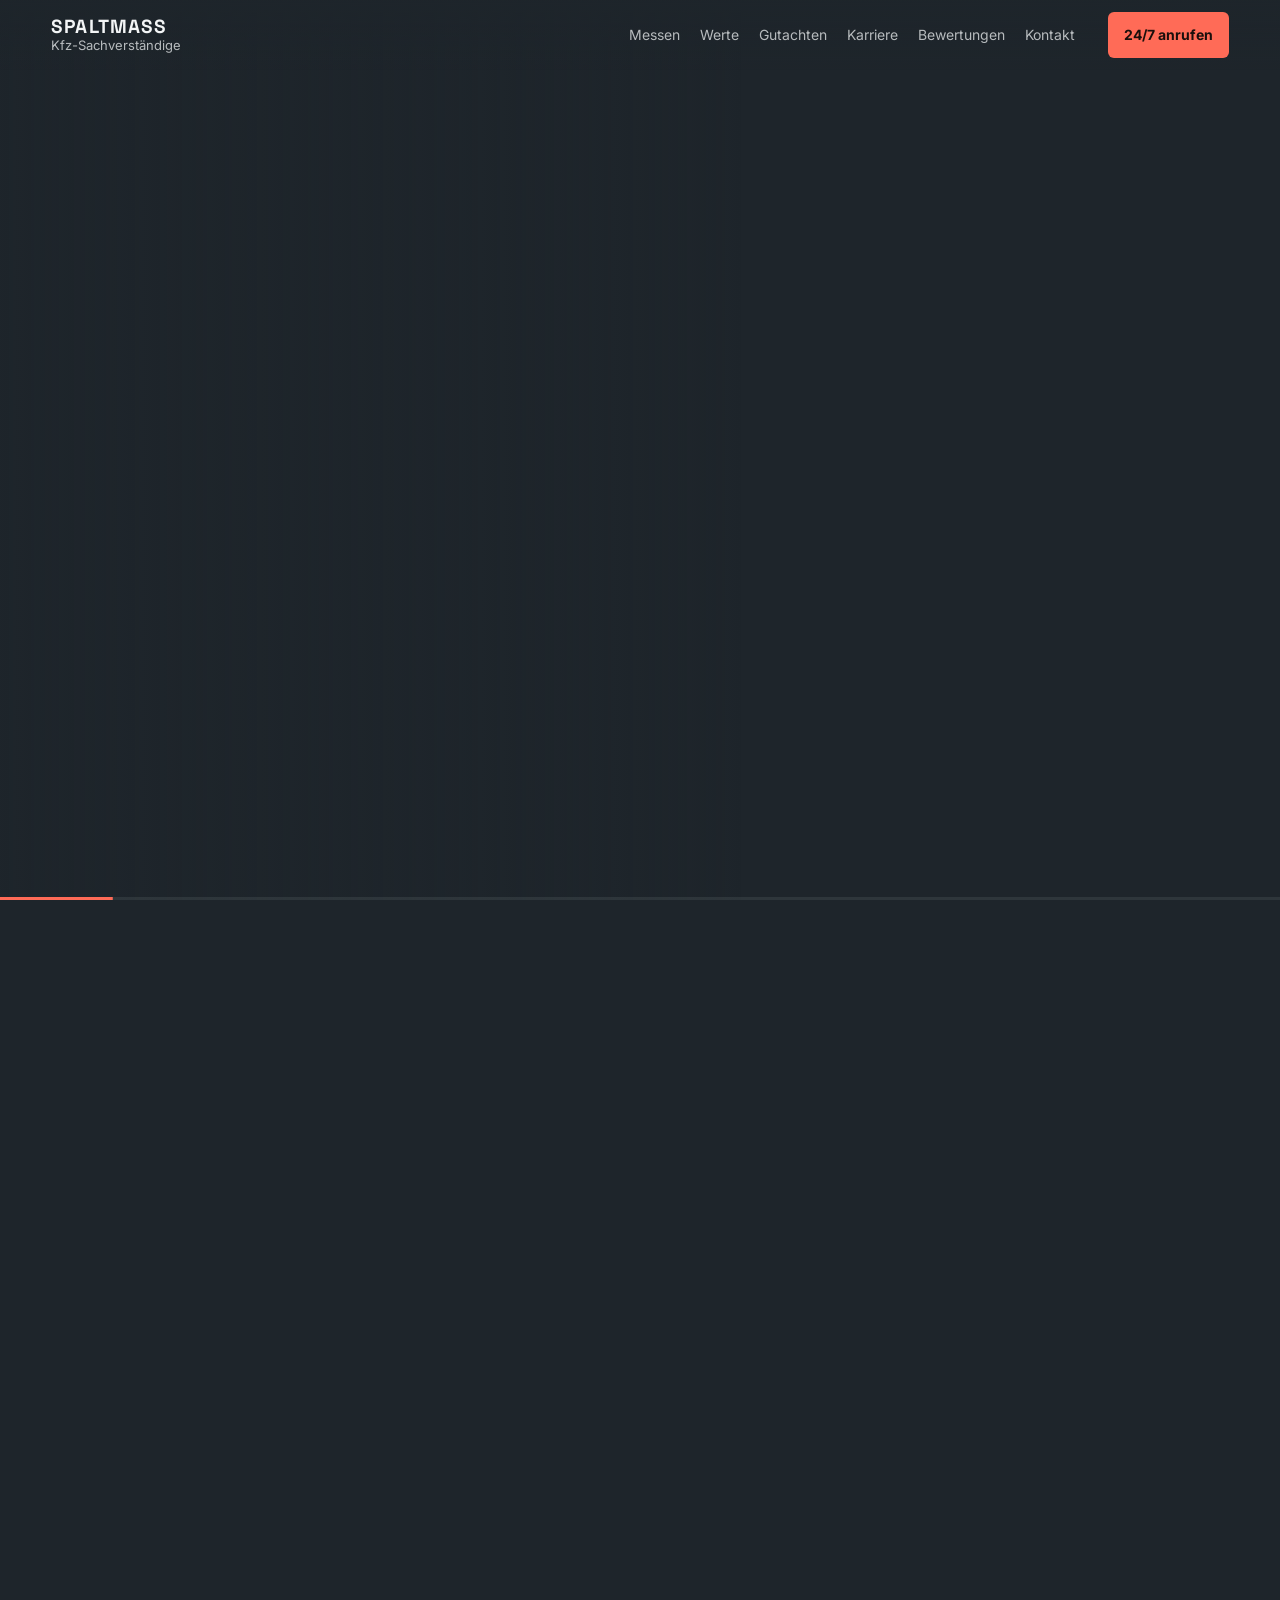
<file: index.html>
<!doctype html>
<html lang="de">
<head>
<meta charset="utf-8">
<meta name="viewport" content="width=device-width,initial-scale=1,viewport-fit=cover">
<title>SPALTMASS – Kfz-Sachverständige</title>
<meta name="description" content="Unabhängige Kfz-Sachverständige: Schaden antippen und melden, Gutachter direkt anrufen. Vor Ort in 24 h, Gutachten in 48 h. Bei unverschuldetem Unfall zahlt die gegnerische Versicherung.">
<meta name="theme-color" content="#1e252b">
<link rel="preload" href="assets/fonts/grotesk.woff2" as="font" type="font/woff2" crossorigin>
<link rel="stylesheet" href="assets/css/style.css?v=38">
</head>
<body>
<a class="skip" href="#kontakt">Zum Kontakt</a>

<header class="nav">
  <a class="logo" href="#" data-go="0" aria-label="SPALTMASS, zum Anfang"><b>SPALTMASS</b><span>Kfz-Sachverständige</span></a>
  <nav class="links" aria-label="Stationen der Prüfstraße">
    <a href="#" data-go="messen">Messen</a>
    <a href="#" data-go="werte">Werte</a>
    <a href="#" data-go="gutachten">Gutachten</a>
    <a href="#" data-go="karriere">Karriere</a>
    <a href="#" data-go="bewertungen">Bewertungen</a>
    <a href="#" data-go="kontakt">Kontakt</a>
  </nav>
  <a class="nav-cta" href="tel:+4900000000" data-demo="Demo: Hier klingelt die 24/7-Hotline.">24/7 anrufen</a>
  <button class="burger" aria-label="Menü" aria-expanded="false"><i></i><i></i></button>
</header>

<main id="fahrt">
  <div class="stage" id="stage">
    <!-- Bilder und Film der Prüfstraße (Storyboard SPSB-7B) -->
    <div class="ly" data-ly="p01"><img alt="Unfallauto am Eingang des Prüftunnels" data-src="p01-eingang"></div>
    <div class="ly" data-ly="v1" data-vid="v1"></div>
    <div class="ly" data-ly="p04"><img alt="Gutachter misst Spaltmaß und Lackschicht" data-src="p04-messen"></div>
    <div class="ly" data-ly="p05"><img alt="Auto zwischen zwei Anzeigetafeln im Tunnel" data-src="p05-werte"></div>
    <div class="ly" data-ly="p06"><img alt="Gutachten kommt aus dem Drucker in der Tunnelwand" data-src="p06-drucker"></div>
    <div class="ly" data-ly="p07"><img alt="Repariertes Auto fährt aus dem Tunnel ins Tageslicht" data-src="p07-tageslicht"></div>
    <div class="ly" data-ly="p08"><img alt="Junge Sachverständige am Leitstand mit Tablet" data-src="p08-karriere"></div>
    <div class="shade"></div>
    <div class="flash" aria-hidden="true"></div>

    <!-- Panel 1: Schaden antippen -->
    <section class="tx tx-hero" data-tx="hero" id="melden">
      <p class="kick">Unabhängige Kfz-Sachverständige</p>
      <h1>Tippen Sie auf den Schaden.</h1>
      <p class="lead">Kurz beschreiben, abschicken, anrufen. Der Gutachter hat alles schon im Postfach.</p>
    </section>
    <div class="calls" aria-hidden="true"><span class="call"><small>Spaltmaß</small>6,1 mm</span><span class="call"><small>Lack</small>118 µm · Serie</span></div>
    <div class="pins" aria-live="polite"></div>
    <div class="pin-edit" role="dialog" aria-label="Schaden beschreiben" hidden>
      <p class="pe-h">Was ist hier kaputt?</p>
      <div class="pe-chips"><button type="button">Delle</button><button type="button">Kratzer</button><button type="button">Riss</button><button type="button">Scheibe</button><button type="button">Licht</button><button type="button">Stoßfänger</button></div>
      <input type="text" class="pe-text" placeholder="Eigener Kommentar, z. B. Tür klemmt" aria-label="Kommentar zum Schaden">
      <div class="pe-act"><button type="button" class="pe-del">Entfernen</button><button type="button" class="btn pe-ok">Fertig</button></div>
    </div>
    <aside class="report" aria-label="Ihre Meldung">
      <p class="rp-h"><span>Ihre Meldung</span><b class="rp-n">0</b></p>
      <ol class="rp-list"></ol>
      <p class="rp-empty">Tippen Sie aufs Auto, wo es kaputt ist.</p>
      <div class="rp-act"><button class="btn rp-send" data-open="melden">Schaden abschicken</button><a class="btn ghost" href="tel:+4900000000" data-demo="Demo: Hier klingelt die 24/7-Hotline.">24/7 anrufen</a></div>
    </aside>

    <!-- Panel 3: Streifenlicht -->
    <section class="tx tx-licht" data-tx="licht" id="messen">
      <p class="kick">01 · Sehen</p>
      <h2>Jeder Millimeter.</h2>
      <p class="lead">Im Streifenlicht knicken die Lichtlinien genau dort ab, wo das Blech verbeult ist. So sehen wir jede Delle, auch die kleinen.</p>
    </section>
    <ul class="wall" aria-hidden="true"><li>Sehen</li><li>Messen</li><li>Bewerten</li><li>Für Ihre Sicherheit</li></ul>

    <!-- Panel 4: Messen -->
    <section class="tx tx-messen" data-tx="messen">
      <p class="kick">02 · Messen</p>
      <h2>Spaltmaß und Lack.</h2>
      <p class="lead">Spaltmaßlehre in die Fuge, Lackschicht-Messgerät auf die heilen Teile. Weicht eine Seite ab oder ist der Lack zu dick, finden wir Vorschäden.</p>
      <ul class="reads"><li><b data-count="6.1" data-dec="1">0</b><span>mm Spaltmaß rechts · links 3,8</span></li><li><b data-count="118">0</b><span>µm Lack an heilen Teilen · Serie</span></li></ul>
      <div class="btns"><a class="btn ghost more" href="messen.html">So messen wir</a></div>
    </section>

    <!-- Panel 5: Werte + 130 % -->
    <div class="screens" aria-hidden="true">
      <div class="scr scr-l"><p>Wiederbeschaffungswert</p><i style="--v:.86"></i><p>Reparaturkosten</p><i class="hl" style="--v:.62"></i><p>Restwert</p><i style="--v:.22"></i></div>
      <div class="scr scr-r"><p>130-%-Regel</p><svg viewBox="0 0 120 70"><path class="g-b" d="M10 62 A50 50 0 0 1 110 62"/><path class="g-f" d="M10 62 A50 50 0 0 1 110 62" pathLength="100"/></svg><b class="g-v">72 %</b></div>
    </div>
    <section class="tx tx-werte" data-tx="werte" id="werte">
      <p class="kick">03 · Bewerten</p>
      <h2>Reparieren oder ersetzen?</h2>
      <p class="lead">Reparaturkosten im Verhältnis zum Wiederbeschaffungswert. Tippen Sie einen Fall an:</p>
      <div class="t130" role="group" aria-label="130-Prozent-Check"><button data-r="60">60 %</button><button data-r="115">115 %</button><button data-r="145">145 %</button></div>
      <p class="t130-out" aria-live="polite">Unverschuldet? Sie wählen den Gutachter, die gegnerische Versicherung zahlt.</p>
      <div class="btns"><a class="btn ghost more" href="recht.html">Ihr Recht: Haftpflicht, Kasko, Leasing</a></div>
    </section>

    <!-- Panel 6: Gutachten aus dem Drucker -->
    <div class="strip" aria-hidden="true"><div class="paper"><b>SPALTMASS · Gutachten Nr. 2611-0417</b><img alt="" data-src="d03-delle"><img alt="" data-src="p04-messen"><ul><li>Reparaturkosten</li><li>Wertminderung</li><li>Nutzungsausfall</li><li>Restwert</li></ul></div></div>
    <section class="tx tx-gutachten" data-tx="gutachten" id="gutachten">
      <p class="kick">04 · Gutachten</p>
      <h2>Gutachten in 48&nbsp;h.</h2>
      <p class="lead">Mit Fotos, Messwerten und Kalkulation. Digital an Sie, Ihre Werkstatt und Ihren Anwalt.</p>
      <div class="btns"><a class="btn ghost more" href="gutachten.html">Rechner: Was steht mir zu?</a></div>
    </section>

    <!-- Panel 7: Tageslicht -->
    <section class="tx tx-wie" data-tx="wie"><p class="kick">05 · Ergebnis</p><h2>Wie neu. Und belegt.</h2><p class="lead">Repariert nach Gutachten. Der Streifenlicht-Test findet nichts mehr.</p></section>

    <!-- Panel 8: Karriere -->
    <section class="tx tx-karriere" data-tx="karriere" id="karriere">
      <p class="kick">06 · Karriere</p>
      <h2 class="kin"><span>Kfz-Profi?</span><span class="ac">Werde Gutachter.</span></h2>
      <ul class="perks"><li>Weiterbildung zum Sachverständigen, bezahlt</li><li>E-Firmenwagen ab Tag 1</li><li>Planbare Termine statt Werkstattschicht</li></ul>
      <div class="btns"><button class="btn" data-open="bewerben">In 60 Sekunden bewerben</button><a class="btn ghost more" href="karriere.html">Dein Weg</a></div>
    </section>

    <!-- Panel 9: Handy + Google + Kontakt -->
    <div class="phone" aria-hidden="true"><div class="ph-scr"><p class="ph-logo">SPALTMASS</p><img alt="" data-src="p01-eingang"><div class="ph-g"><span>Google</span><i>★★★★★</i><small>Beispiel</small></div><b class="ph-btn">Schaden melden</b></div></div>
    <section class="tx tx-bew" data-tx="bewertungen" id="bewertungen">
      <p class="kick">07 · Bewertungen</p>
      <div class="gcard"><p class="g-brand" aria-label="Google"><span style="color:#4285f4">G</span><span style="color:#ea4335">o</span><span style="color:#fbbc05">o</span><span style="color:#4285f4">g</span><span style="color:#34a853">l</span><span style="color:#ea4335">e</span> <small>Bewertungen</small></p>
        <div class="score"><b data-count="4.9" data-dec="1">0</b><span class="stars" style="--f:0"><i>★★★★★</i><i>★★★★★</i></span></div>
        <p class="g-meta"><b data-count="214">0</b> Rezensionen · <a href="#" data-demo="Demo: Hier öffnet sich das echte Google-Profil der Firma.">Auf Google ansehen</a></p></div>
      <p class="demo">Beispiel für Ihre echte Google-Note · Demo-Seite, die Firma ist erfunden</p>
      <div class="quotes" aria-live="polite">
        <blockquote class="on">„Schnell, kompetent und fair. Genau so, wie es sein soll.“<cite>Beispiel · noch keine echte Bewertung</cite></blockquote>
        <blockquote>„Ich wusste nicht, dass ich den Gutachter selbst wählen darf.“<cite>Beispiel · noch keine echte Bewertung</cite></blockquote>
      </div>
    </section>
    <section class="tx tx-kontakt" data-tx="kontakt" id="kontakt">
      <p class="kick">08 · Kontakt</p>
      <h2>Vertrauen fährt weiter.</h2>
      <div class="btns"><button class="btn big" data-open="melden">Schaden melden</button><a class="btn ghost big" href="tel:+4900000000" data-demo="Demo: Hier klingelt die 24/7-Hotline.">24/7 anrufen</a></div>
      <ul class="kfacts"><li><b>24/7</b> erreichbar</li><li><b>24 h</b> vor Ort</li><li><b>48 h</b> Gutachten</li></ul>
      <p class="foot">© SPALTMASS Kfz-Sachverständige (Demo) · <a href="#" data-demo="Demo: Impressum folgt.">Impressum</a> · <a href="#" data-demo="Demo: Datenschutz folgt.">Datenschutz</a></p>
    </section>

    <div class="prog" aria-hidden="true"><i></i></div>
    <div class="hint" aria-hidden="true">Scrollen · durch die Prüfstraße</div>
  </div>
</main>

<!-- Schaden melden: abschicken, danach anrufen -->
<dialog id="m-melden" aria-labelledby="mm-h">
  <form method="dialog" class="mm">
    <button class="x" value="x" aria-label="Schließen">×</button>
    <p class="kick">Schaden melden</p>
    <h3 id="mm-h">In 2 Minuten erledigt.</h3>
    <fieldset><legend>Wer war schuld?</legend>
      <label><input type="radio" name="s" value="gegner" checked><span>Der andere</span></label>
      <label><input type="radio" name="s" value="teil"><span>Unklar</span></label>
      <label><input type="radio" name="s" value="ich"><span>Ich selbst</span></label>
    </fieldset>
    <p class="hinweis" data-hint></p>
    <div class="mm-pins"></div>
    <label class="shot"><input type="file" accept="image/*" multiple></label>
    <div class="thumbs" aria-live="polite"></div>
    <p class="small">Die Fotos bleiben in dieser Demo auf Ihrem Gerät.</p>
    <input type="text" placeholder="Name" aria-label="Name" autocomplete="name">
    <input type="tel" placeholder="Telefon" aria-label="Telefon" autocomplete="tel">
    <button class="btn" value="ok" type="submit">Schaden abschicken</button>
  </form>
  <div class="mm done" hidden>
    <p class="kick">Gemeldet</p>
    <h3>Der Gutachter hat alles im Postfach.</h3>
    <p class="small">Ihre Markierungen, Kommentare und Fotos liegen ihm vor. Rufen Sie jetzt an, dann geht er alles mit Ihnen durch.</p>
    <a class="btn big" href="tel:+4900000000" data-demo="Demo: Hier klingelt der Gutachter, Ihre Meldung liegt ihm vor.">Jetzt Gutachter anrufen</a>
    <button class="btn ghost mm-close" type="button">Später</button>
  </div>
</dialog>

<dialog id="m-bewerben" aria-labelledby="mb-h">
  <form method="dialog" class="mm" novalidate>
    <button class="x" value="x" aria-label="Schließen">×</button>
    <p class="kick">Bewerbung · <span data-sec>60</span> s</p>
    <h3 id="mb-h">Kein Anschreiben. Drei Fragen.</h3>
    <div class="q on"><p>Was bist du?</p><div class="opts"><button type="button">Kfz-Meister</button><button type="button">Techniker</button><button type="button">Ingenieur</button><button type="button">Geselle</button></div></div>
    <div class="q"><p>Ab wann?</p><div class="opts"><button type="button">Sofort</button><button type="button">In 3 Monaten</button><button type="button">Später</button></div></div>
    <div class="q"><p>Wie erreichen wir dich?</p><input type="tel" placeholder="Telefon" aria-label="Telefon" autocomplete="tel"><button type="button" class="btn send">Abschicken</button></div>
    <div class="q"><p class="ok">Danke! Wir melden uns innerhalb von 24&nbsp;h. (Demo)</p></div>
  </form>
</dialog>
<div class="toast" role="status" hidden></div>

<script src="assets/js/img.js?v=38"></script>
<script src="assets/js/vid.js?v=38"></script>
<script src="assets/js/app.js?v=38"></script>
</body>
</html>
</file>
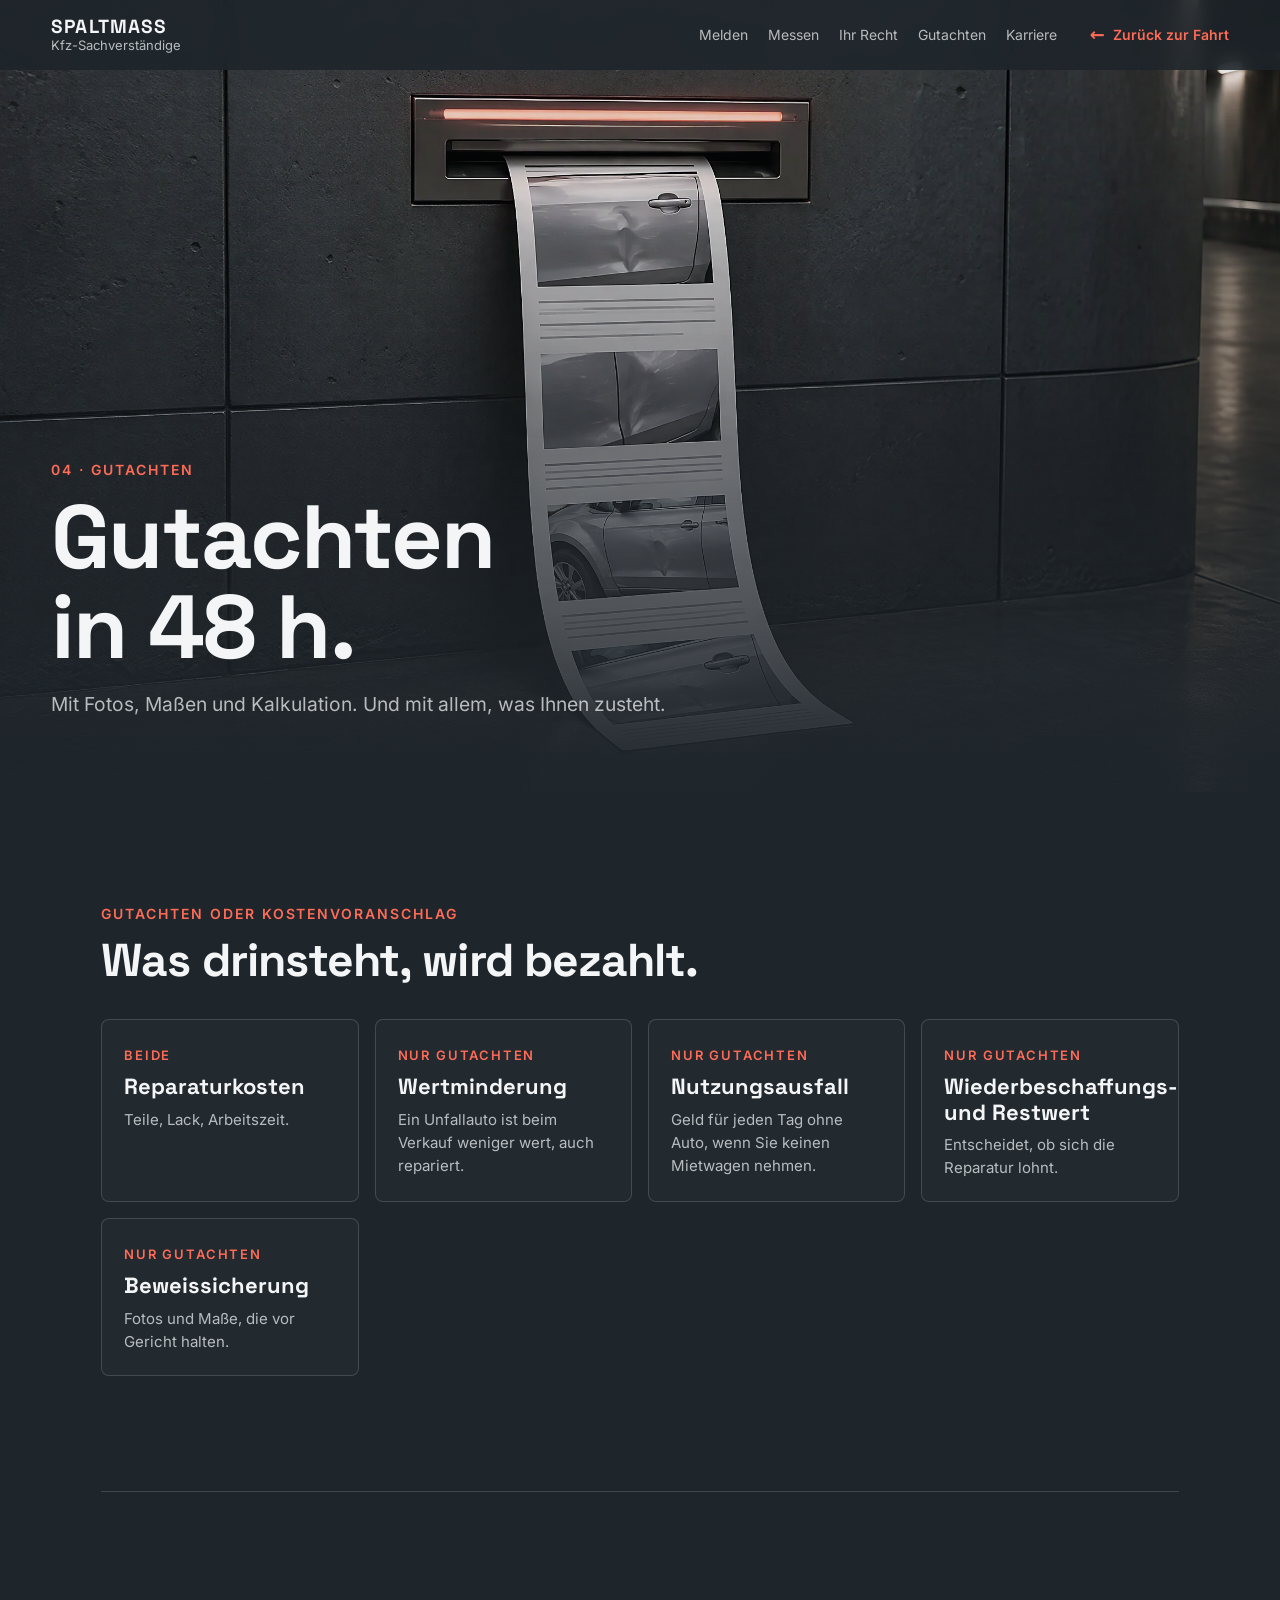
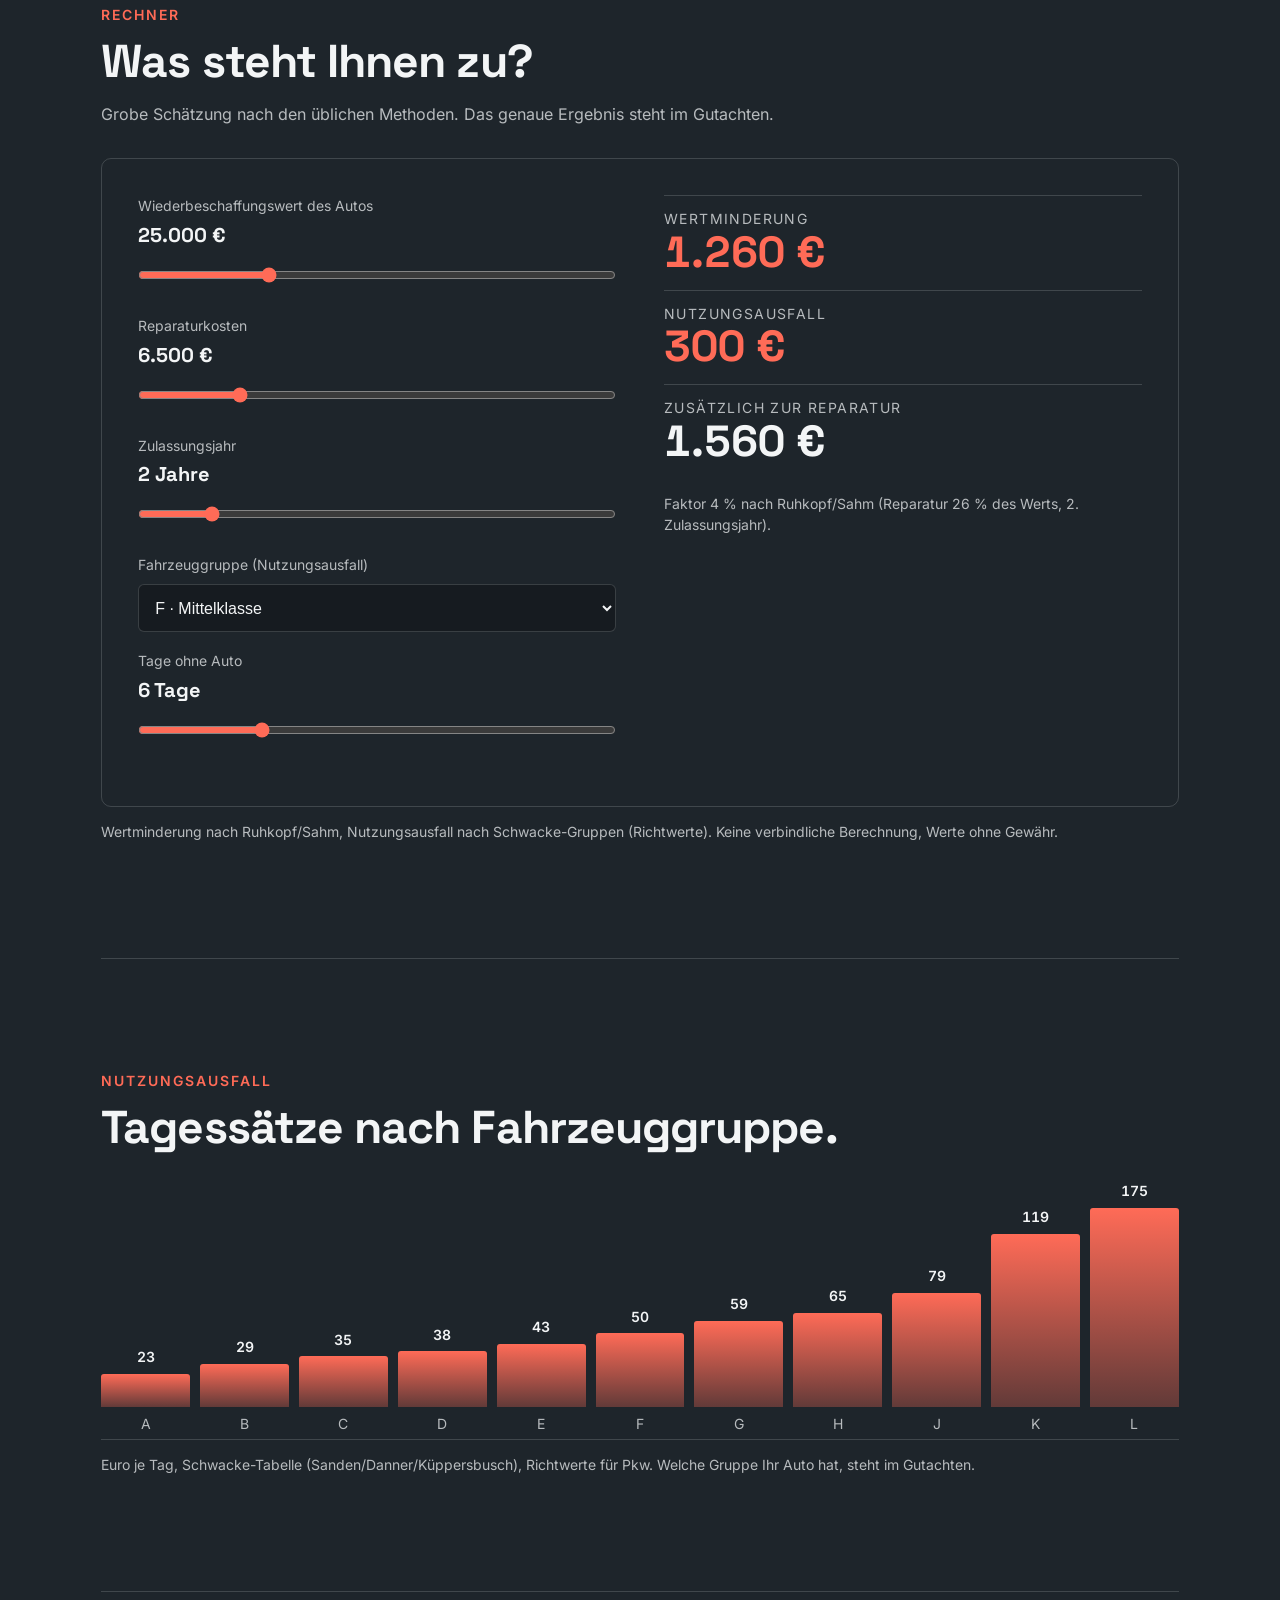
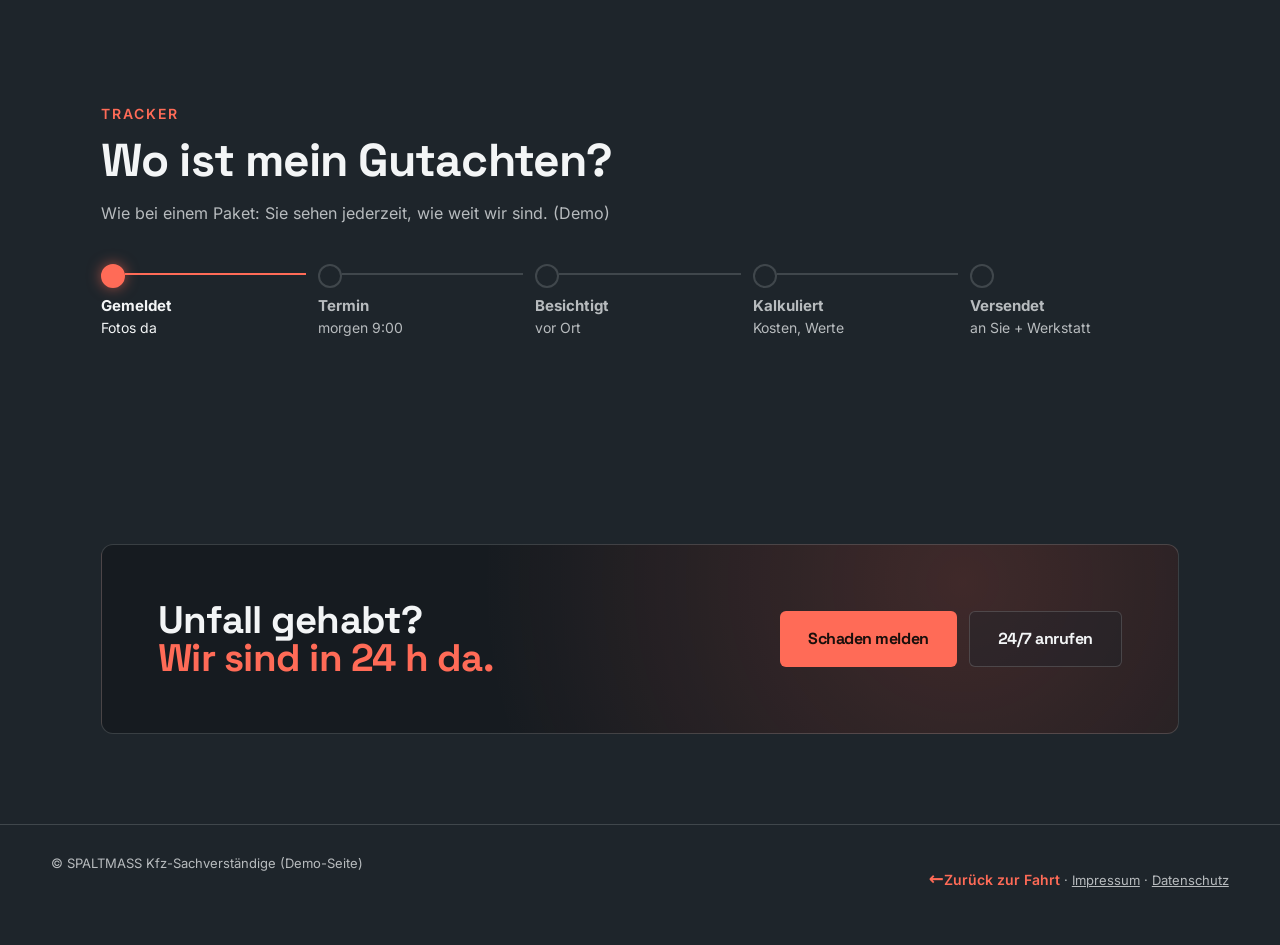
<file: gutachten.html>
<!doctype html>
<html lang="de">
<head>
<meta charset="utf-8">
<meta name="viewport" content="width=device-width,initial-scale=1,viewport-fit=cover">
<title>Gutachten – SPALTMASS Kfz-Sachverständige</title>
<meta name="description" content="Was im Gutachten steht, was Ihnen zusteht: Rechner für Wertminderung und Nutzungsausfall, Tracker, Unterschied zum Kostenvoranschlag.">
<meta name="theme-color" content="#1d1420">
<link rel="stylesheet" href="assets/css/style.css?v=20">
<link rel="stylesheet" href="assets/css/sub.css?v=20">
</head>
<body class="sub">
<header class="nav">
  <a class="logo" href="index.html"><b>SPALTMASS</b><span>Kfz-Sachverständige</span></a>
  <nav class="links" aria-label="Themen">
    <a href="melden.html">Melden</a><a href="messen.html">Messen</a><a href="recht.html">Ihr Recht</a><a href="gutachten.html">Gutachten</a><a href="karriere.html">Karriere</a>
  </nav>
  <a class="back" href="index.html?p=.62">Zurück zur Fahrt</a>
  <button class="burger" aria-label="Menü" aria-expanded="false"><i></i><i></i></button>
</header>
<main>
<section class="s-hero"><img data-src="p06-drucker" alt="Gutachten kommt aus dem Druckerschlitz"><div class="in"><p class="kick">04 · Gutachten</p><h1>Gutachten<br>in 48&nbsp;h.</h1><p class="lead">Mit Fotos, Maßen und Kalkulation. Und mit allem, was Ihnen zusteht.</p></div></section>
<div class="wrap">
<section class="blk rv"><p class="kick">Gutachten oder Kostenvoranschlag</p><h2>Was drinsteht, wird bezahlt.</h2><div class="cards">
<div class="card"><span class="tag">Beide</span><b>Reparaturkosten</b><p>Teile, Lack, Arbeitszeit.</p></div>
<div class="card"><span class="tag">Nur Gutachten</span><b>Wertminderung</b><p>Ein Unfallauto ist beim Verkauf weniger wert, auch repariert.</p></div>
<div class="card"><span class="tag">Nur Gutachten</span><b>Nutzungsausfall</b><p>Geld für jeden Tag ohne Auto, wenn Sie keinen Mietwagen nehmen.</p></div>
<div class="card"><span class="tag">Nur Gutachten</span><b>Wiederbeschaffungs- und Restwert</b><p>Entscheidet, ob sich die Reparatur lohnt.</p></div>
<div class="card"><span class="tag">Nur Gutachten</span><b>Beweissicherung</b><p>Fotos und Maße, die vor Gericht halten.</p></div></div></section>
<section class="blk rv" id="rechner"><p class="kick">Rechner</p><h2>Was steht Ihnen zu?</h2><p class="lead">Grobe Schätzung nach den üblichen Methoden. Das genaue Ergebnis steht im Gutachten.</p>
<div class="calc"><div>
<label>Wiederbeschaffungswert des Autos <output data-o="wbw"></output><input type="range" name="wbw" min="5000" max="80000" step="500" value="25000"></label>
<label>Reparaturkosten <output data-o="rk"></output><input type="range" name="rk" min="500" max="30000" step="100" value="6500"></label>
<label>Zulassungsjahr <output data-o="age"></output><input type="range" name="age" min="1" max="8" step="1" value="2"></label>
<label>Fahrzeuggruppe (Nutzungsausfall)<select name="grp"><option value="A">A · Kleinstwagen</option><option value="C">C · Kleinwagen</option><option value="E">E · Kompakt</option><option value="F" selected>F · Mittelklasse</option><option value="H">H · Obere Mittelklasse</option><option value="J">J · Oberklasse</option><option value="L">L · Luxus/Sport</option></select></label>
<label>Tage ohne Auto <output data-o="days"></output><input type="range" name="days" min="1" max="21" step="1" value="6"></label></div>
<div class="res"><div><span>Wertminderung</span><b data-r="mw">0 €</b></div><div><span>Nutzungsausfall</span><b data-r="nu">0 €</b></div><div class="sum"><span>Zusätzlich zur Reparatur</span><b data-r="sum">0 €</b></div><p class="src" data-r="info"></p></div></div>
<p class="src">Wertminderung nach Ruhkopf/Sahm, Nutzungsausfall nach Schwacke-Gruppen (Richtwerte). Keine verbindliche Berechnung, Werte ohne Gewähr.</p></section>
<section class="blk rv"><p class="kick">Nutzungsausfall</p><h2>Tagessätze nach Fahrzeuggruppe.</h2>
<div class="cols"><div style="--d:0"><em>23</em><i style="--v:.13"></i>A</div><div style="--d:1"><em>29</em><i style="--v:.17"></i>B</div><div style="--d:2"><em>35</em><i style="--v:.2"></i>C</div><div style="--d:3"><em>38</em><i style="--v:.22"></i>D</div><div style="--d:4"><em>43</em><i style="--v:.25"></i>E</div><div style="--d:5"><em>50</em><i style="--v:.29"></i>F</div><div style="--d:6"><em>59</em><i style="--v:.34"></i>G</div><div style="--d:7"><em>65</em><i style="--v:.37"></i>H</div><div style="--d:8"><em>79</em><i style="--v:.45"></i>J</div><div style="--d:9"><em>119</em><i style="--v:.68"></i>K</div><div style="--d:10"><em>175</em><i style="--v:1"></i>L</div></div>
<p class="src">Euro je Tag, Schwacke-Tabelle (Sanden/Danner/Küppersbusch), Richtwerte für Pkw. Welche Gruppe Ihr Auto hat, steht im Gutachten.</p></section>
<section class="blk rv"><p class="kick">Tracker</p><h2>Wo ist mein Gutachten?</h2><p class="lead">Wie bei einem Paket: Sie sehen jederzeit, wie weit wir sind. (Demo)</p>
<ol class="track" id="tracker"><li><b>Gemeldet</b>Fotos da</li><li><b>Termin</b>morgen 9:00</li><li><b>Besichtigt</b>vor Ort</li><li><b>Kalkuliert</b>Kosten, Werte</li><li><b>Versendet</b>an Sie + Werkstatt</li></ol></section>
</div>
<div class="wrap"><div class="cta-band rv"><h2>Unfall gehabt?<br><span class="ac">Wir sind in 24&nbsp;h da.</span></h2><div class="btns" style="margin:0"><a class="btn big" href="index.html?p=0">Schaden melden</a><a class="btn ghost big" href="tel:+4900000000" data-demo="Demo: Hier klingelt die 24/7-Hotline.">24/7 anrufen</a></div></div></div>
</main>
<footer class="s-foot"><span>© SPALTMASS Kfz-Sachverständige (Demo-Seite)</span><span><a class="back" href="index.html?p=.62">Zurück zur Fahrt</a> · <a href="#" data-demo="Demo: Impressum folgt.">Impressum</a> · <a href="#" data-demo="Demo: Datenschutz folgt.">Datenschutz</a></span></footer>
<div class="toast" role="status" hidden></div>

<script src="assets/js/img.js?v=20"></script>
<script src="assets/js/sub.js?v=20"></script>
</body>
</html>
</file>
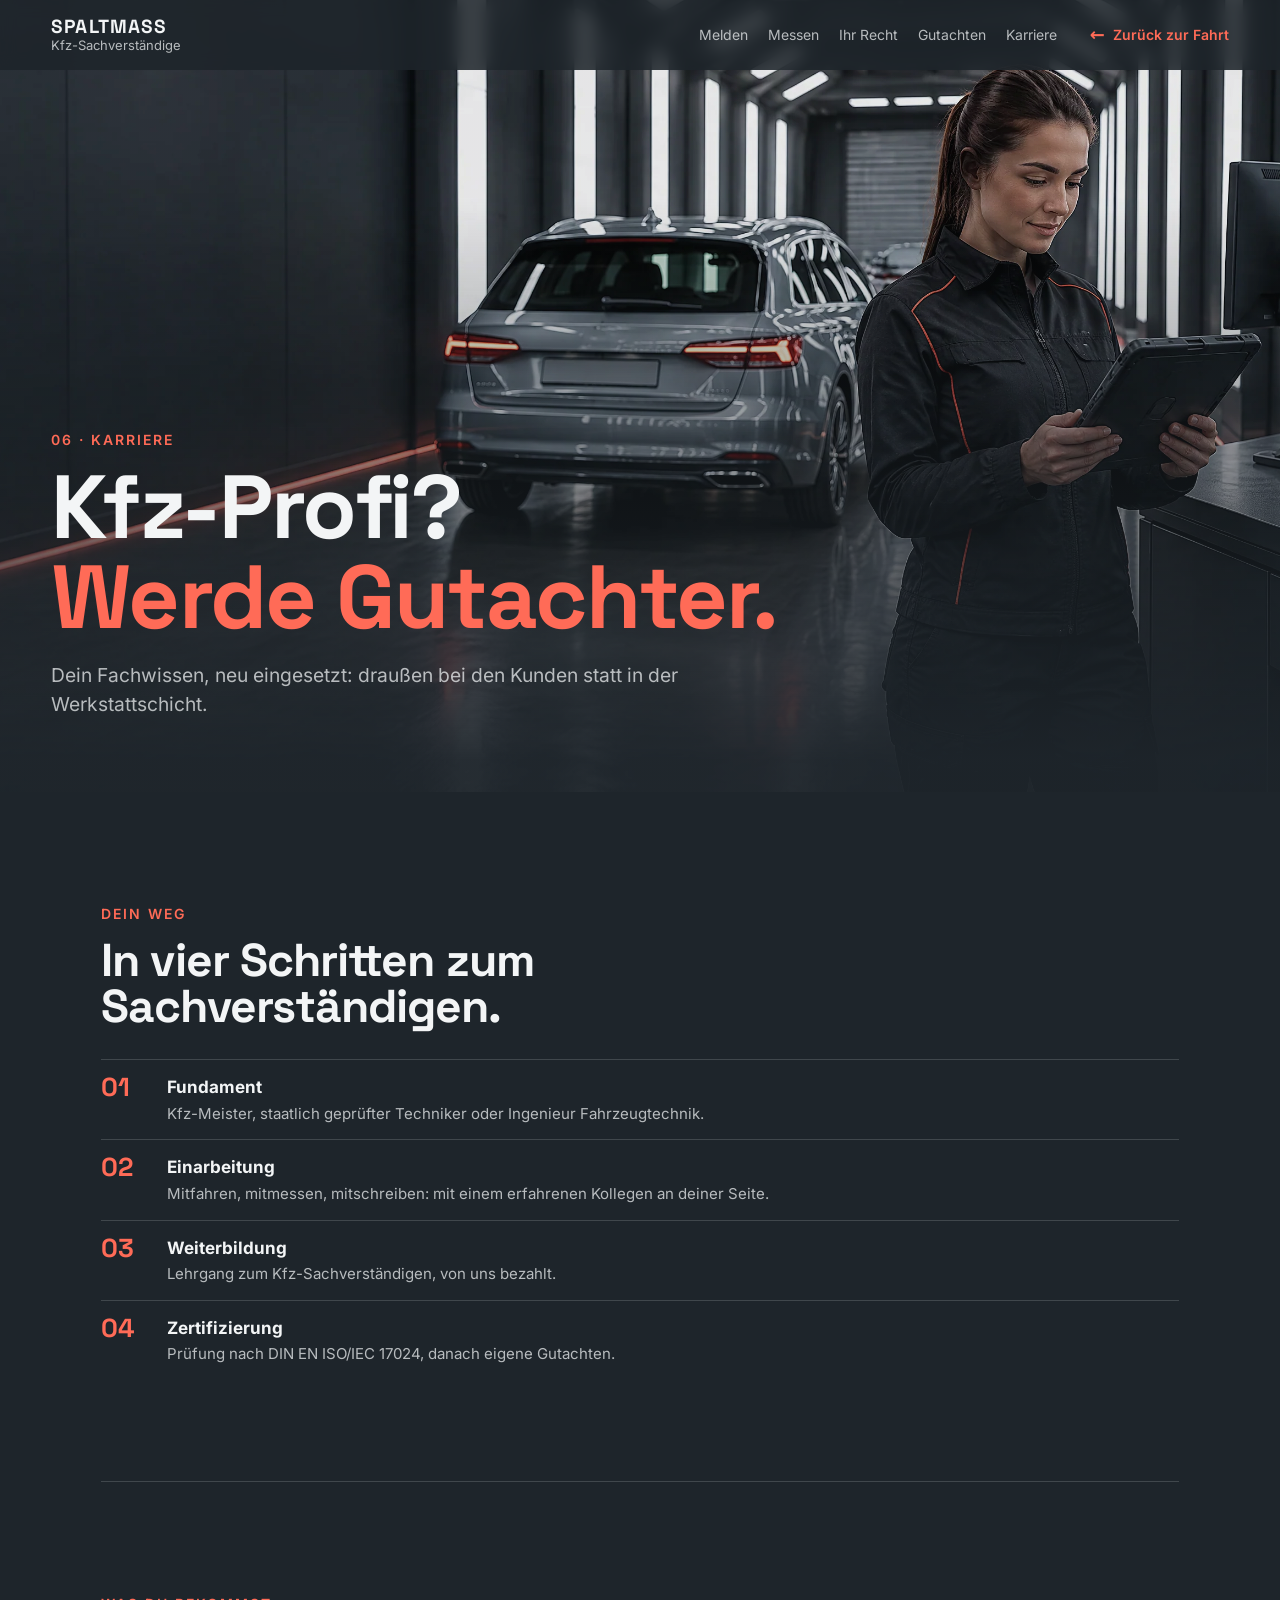
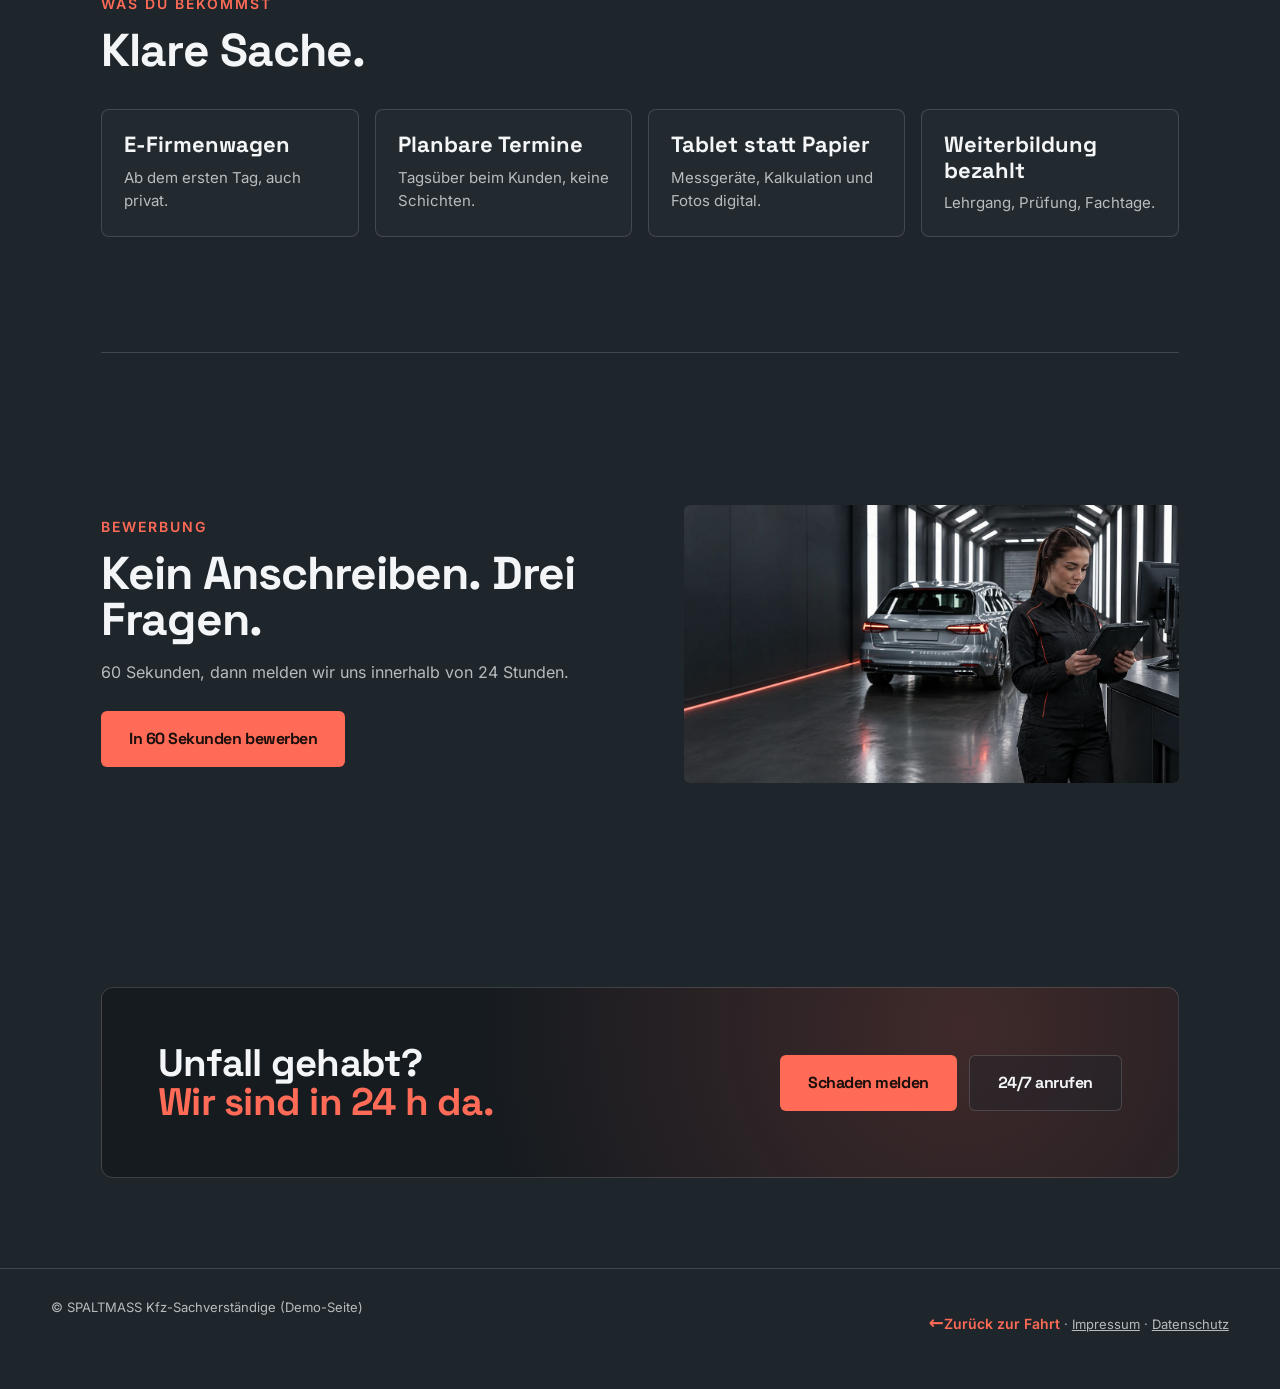
<file: karriere.html>
<!doctype html>
<html lang="de">
<head>
<meta charset="utf-8">
<meta name="viewport" content="width=device-width,initial-scale=1,viewport-fit=cover">
<title>Karriere – SPALTMASS Kfz-Sachverständige</title>
<meta name="description" content="Vom Kfz-Meister, Techniker oder Ingenieur zum Kfz-Sachverständigen. Weg, Weiterbildung, Benefits. Bewerbung in 60 Sekunden.">
<meta name="theme-color" content="#1d1420">
<link rel="stylesheet" href="assets/css/style.css?v=20">
<link rel="stylesheet" href="assets/css/sub.css?v=20">
</head>
<body class="sub">
<header class="nav">
  <a class="logo" href="index.html"><b>SPALTMASS</b><span>Kfz-Sachverständige</span></a>
  <nav class="links" aria-label="Themen">
    <a href="melden.html">Melden</a><a href="messen.html">Messen</a><a href="recht.html">Ihr Recht</a><a href="gutachten.html">Gutachten</a><a href="karriere.html">Karriere</a>
  </nav>
  <a class="back" href="index.html?p=.86">Zurück zur Fahrt</a>
  <button class="burger" aria-label="Menü" aria-expanded="false"><i></i><i></i></button>
</header>
<main>
<section class="s-hero"><img data-src="p08-karriere" alt="Junge Sachverständige mit Tablet neben einem Auto"><div class="in"><p class="kick">06 · Karriere</p><h1>Kfz-Profi?<br><span class="ac">Werde Gutachter.</span></h1><p class="lead">Dein Fachwissen, neu eingesetzt: draußen bei den Kunden statt in der Werkstattschicht.</p></div></section>
<div class="wrap">
<section class="blk rv"><p class="kick">Dein Weg</p><h2>In vier Schritten zum Sachverständigen.</h2>
<ol class="steps"><li><div><b>Fundament</b><span>Kfz-Meister, staatlich geprüfter Techniker oder Ingenieur Fahrzeugtechnik.</span></div></li><li><div><b>Einarbeitung</b><span>Mitfahren, mitmessen, mitschreiben: mit einem erfahrenen Kollegen an deiner Seite.</span></div></li><li><div><b>Weiterbildung</b><span>Lehrgang zum Kfz-Sachverständigen, von uns bezahlt.</span></div></li><li><div><b>Zertifizierung</b><span>Prüfung nach DIN EN ISO/IEC 17024, danach eigene Gutachten.</span></div></li></ol></section>
<section class="blk rv"><p class="kick">Was du bekommst</p><h2>Klare Sache.</h2><div class="cards">
<div class="card"><b>E-Firmenwagen</b><p>Ab dem ersten Tag, auch privat.</p></div>
<div class="card"><b>Planbare Termine</b><p>Tagsüber beim Kunden, keine Schichten.</p></div>
<div class="card"><b>Tablet statt Papier</b><p>Messgeräte, Kalkulation und Fotos digital.</p></div>
<div class="card"><b>Weiterbildung bezahlt</b><p>Lehrgang, Prüfung, Fachtage.</p></div></div></section>
<section class="blk rv"><div class="two"><div><p class="kick">Bewerbung</p><h2>Kein Anschreiben. Drei Fragen.</h2><p class="lead">60 Sekunden, dann melden wir uns innerhalb von 24 Stunden.</p><div class="btns"><button class="btn big" data-open="bewerben">In 60 Sekunden bewerben</button></div></div><img data-src="p08-karriere" alt="Sachverständige mit Tablet am Leitstand"></div></section>
</div>
<div class="wrap"><div class="cta-band rv"><h2>Unfall gehabt?<br><span class="ac">Wir sind in 24&nbsp;h da.</span></h2><div class="btns" style="margin:0"><a class="btn big" href="index.html?p=0">Schaden melden</a><a class="btn ghost big" href="tel:+4900000000" data-demo="Demo: Hier klingelt die 24/7-Hotline.">24/7 anrufen</a></div></div></div>
</main>
<footer class="s-foot"><span>© SPALTMASS Kfz-Sachverständige (Demo-Seite)</span><span><a class="back" href="index.html?p=.86">Zurück zur Fahrt</a> · <a href="#" data-demo="Demo: Impressum folgt.">Impressum</a> · <a href="#" data-demo="Demo: Datenschutz folgt.">Datenschutz</a></span></footer>
<div class="toast" role="status" hidden></div>
<dialog id="m-bewerben" aria-labelledby="mb-h"><form method="dialog" class="mm" novalidate><button class="x" value="x" aria-label="Schließen">×</button><p class="kick">Bewerbung · <span data-sec>60</span> s</p><h3 id="mb-h">Kein Anschreiben. Drei Fragen.</h3>
<div class="q on"><p>Was bist du?</p><div class="opts"><button type="button">Kfz-Meister</button><button type="button">Techniker</button><button type="button">Ingenieur</button><button type="button">Geselle</button></div></div>
<div class="q"><p>Ab wann?</p><div class="opts"><button type="button">Sofort</button><button type="button">In 3 Monaten</button><button type="button">Später</button></div></div>
<div class="q"><p>Wie erreichen wir dich?</p><input type="tel" placeholder="Telefon" aria-label="Telefon" autocomplete="tel"><button type="button" class="btn send">Abschicken</button></div>
<div class="q"><p class="ok">Danke! Wir melden uns innerhalb von 24&nbsp;h. (Demo)</p></div></form></dialog>
<script src="assets/js/img.js?v=20"></script>
<script src="assets/js/sub.js?v=20"></script>
</body>
</html>
</file>
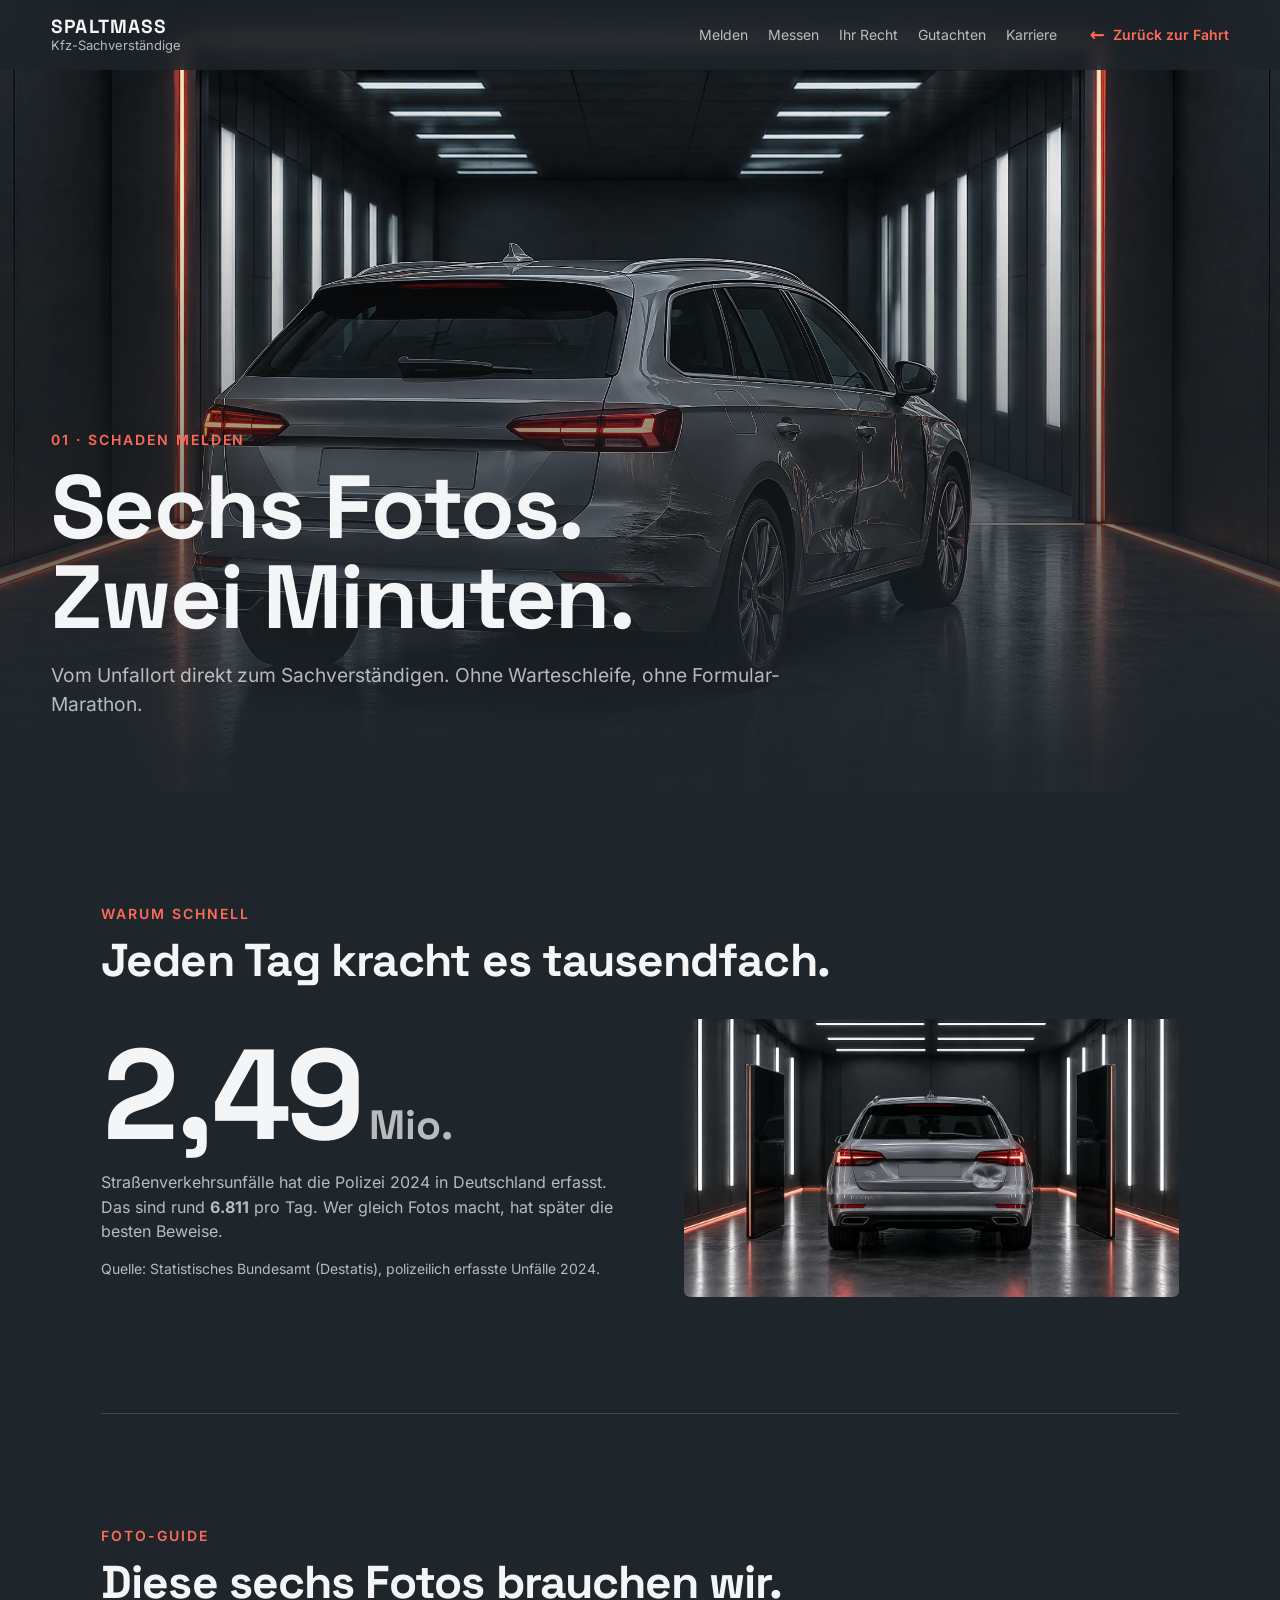
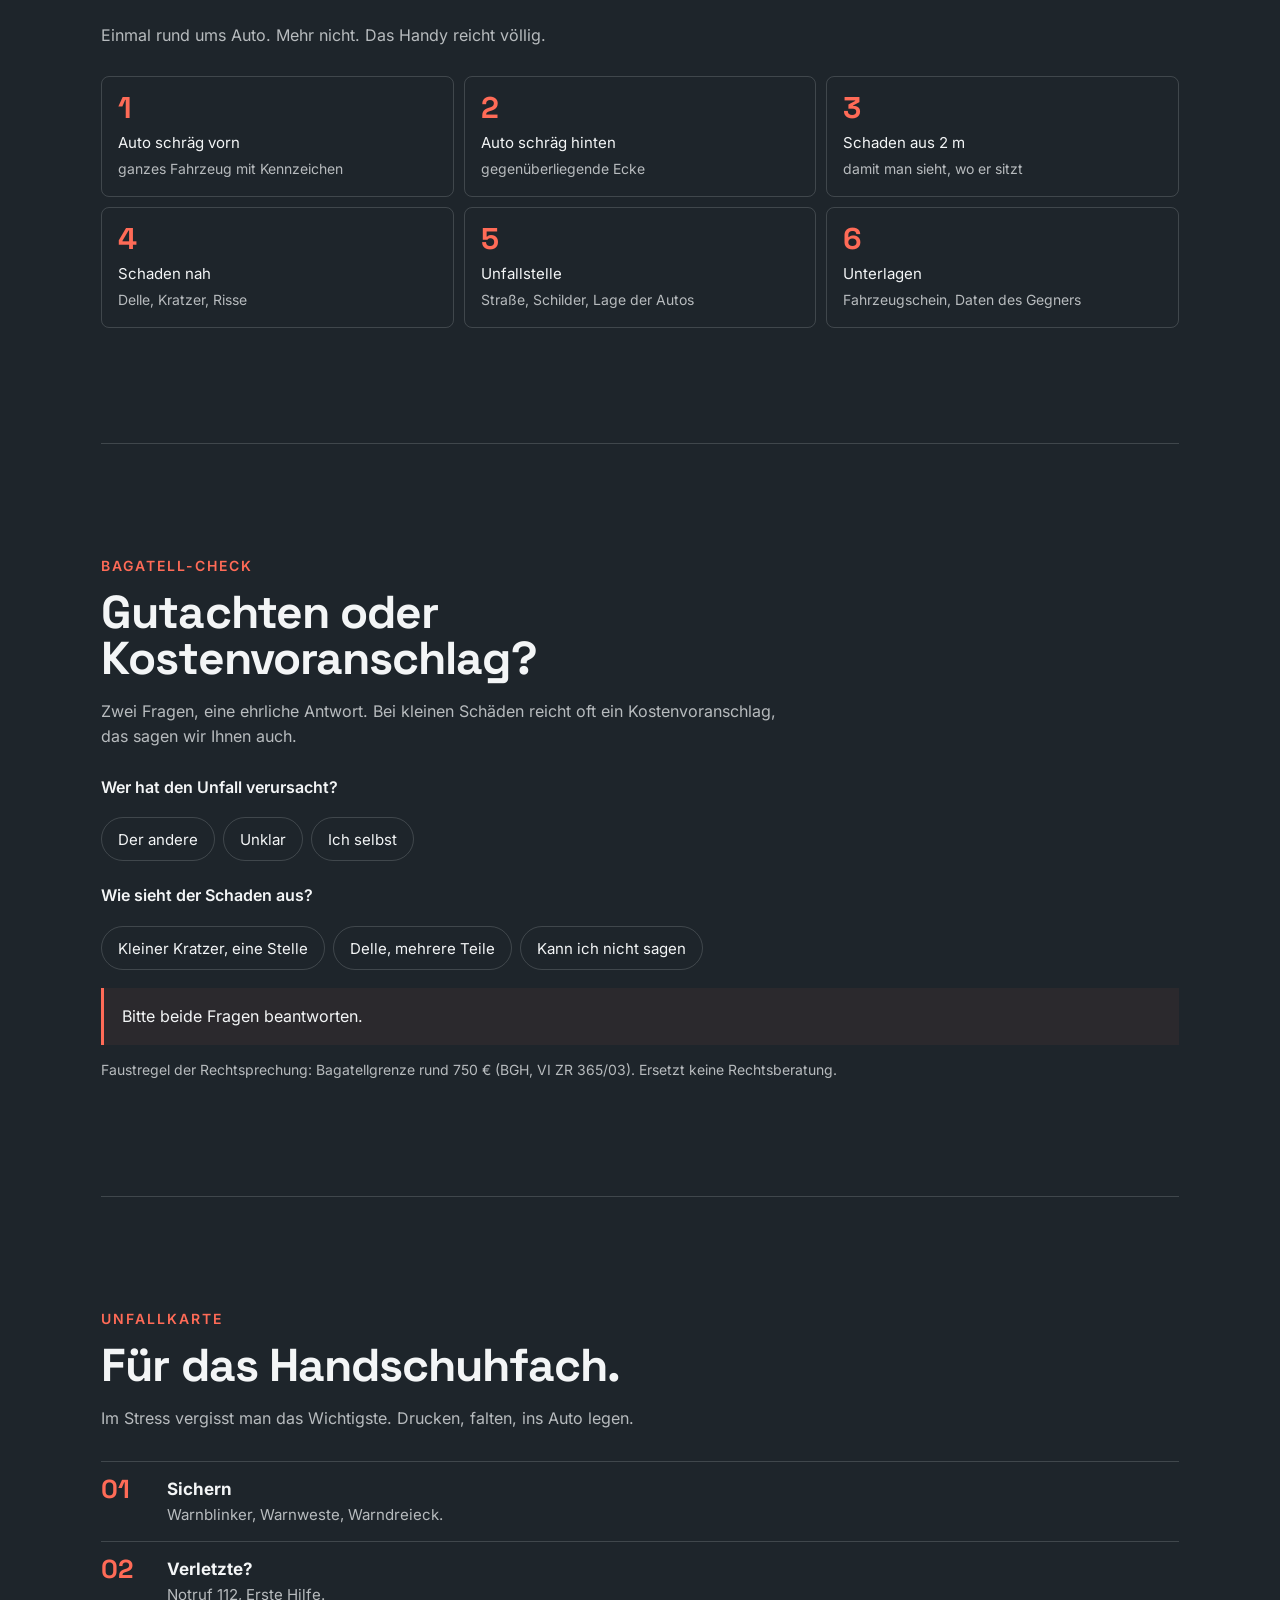
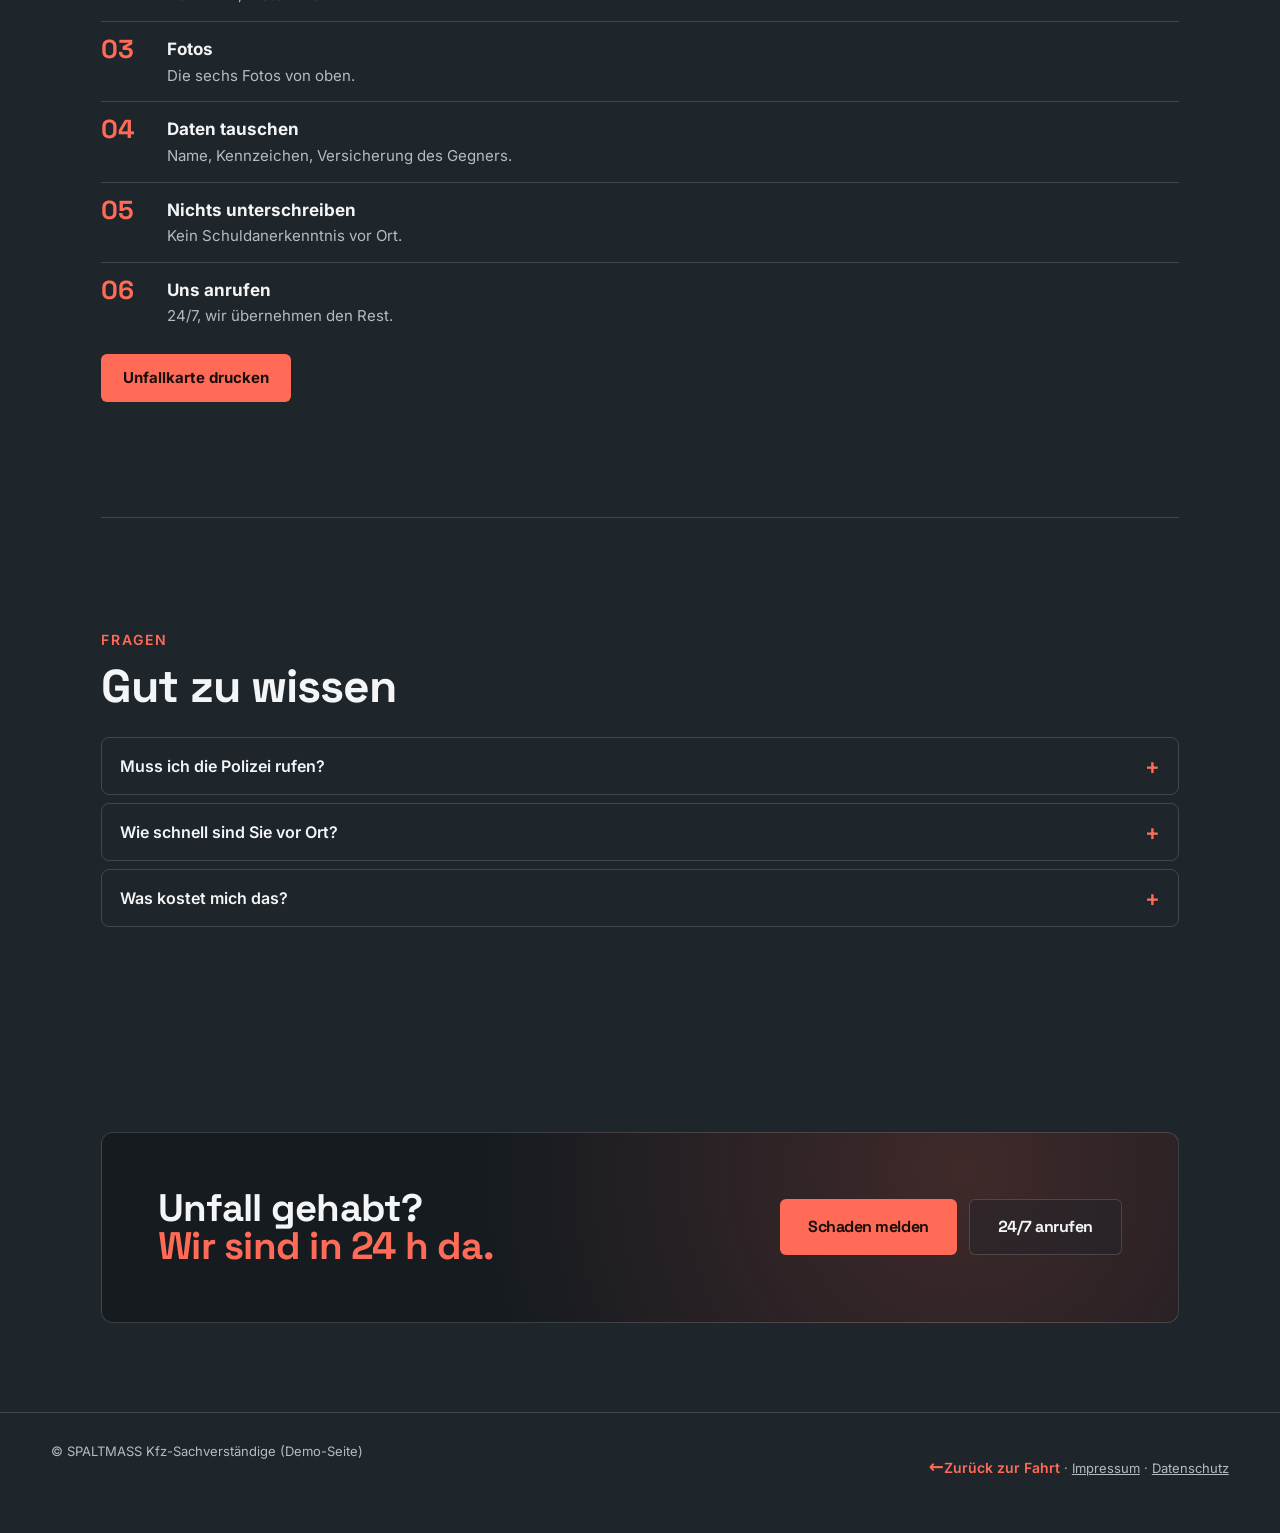
<file: melden.html>
<!doctype html>
<html lang="de">
<head>
<meta charset="utf-8">
<meta name="viewport" content="width=device-width,initial-scale=1,viewport-fit=cover">
<title>Schaden melden – SPALTMASS Kfz-Sachverständige</title>
<meta name="description" content="Unfall? So melden Sie den Schaden in 2 Minuten: 6 Fotos, Bagatell-Check, Unfallkarte fürs Handschuhfach.">
<meta name="theme-color" content="#1d1420">
<link rel="stylesheet" href="assets/css/style.css?v=20">
<link rel="stylesheet" href="assets/css/sub.css?v=20">
</head>
<body class="sub">
<header class="nav">
  <a class="logo" href="index.html"><b>SPALTMASS</b><span>Kfz-Sachverständige</span></a>
  <nav class="links" aria-label="Themen">
    <a href="melden.html">Melden</a><a href="messen.html">Messen</a><a href="recht.html">Ihr Recht</a><a href="gutachten.html">Gutachten</a><a href="karriere.html">Karriere</a>
  </nav>
  <a class="back" href="index.html?p=0">Zurück zur Fahrt</a>
  <button class="burger" aria-label="Menü" aria-expanded="false"><i></i><i></i></button>
</header>
<main>
<section class="s-hero"><img data-src="p01-eingang" alt="Unfallauto am Eingang der Prüfstraße"><div class="in"><p class="kick">01 · Schaden melden</p><h1>Sechs Fotos.<br>Zwei Minuten.</h1><p class="lead">Vom Unfallort direkt zum Sachverständigen. Ohne Warteschleife, ohne Formular-Marathon.</p></div></section>
<div class="wrap">
<section class="blk rv"><p class="kick">Warum schnell</p><h2>Jeden Tag kracht es tausendfach.</h2>
<div class="two"><div><p class="big"><span data-to="2.51" data-dec="2">0</span><small>Mio.</small></p><p class="lead">Straßenverkehrsunfälle hat die Polizei 2024 in Deutschland erfasst. Das sind rund <b data-to="6900">0</b> pro Tag. Wer gleich Fotos macht, hat später die besten Beweise.</p><p class="src">Quelle: Statistisches Bundesamt (Destatis), polizeilich erfasste Unfälle 2024.</p></div>
<div><img data-src="p05-werte" alt="Unfallauto in der Prüfstraße, Delle am Stoßfänger"></div></div></section>
<section class="blk rv"><p class="kick">Foto-Guide</p><h2>Diese sechs Fotos brauchen wir.</h2><p class="lead">Einmal rund ums Auto. Mehr nicht. Das Handy reicht völlig.</p>
<div class="grid6"><div><b>1</b><span>Auto schräg vorn</span><small>ganzes Fahrzeug mit Kennzeichen</small></div><div><b>2</b><span>Auto schräg hinten</span><small>gegenüberliegende Ecke</small></div><div><b>3</b><span>Schaden aus 2 m</span><small>damit man sieht, wo er sitzt</small></div><div><b>4</b><span>Schaden nah</span><small>Delle, Kratzer, Risse</small></div><div><b>5</b><span>Unfallstelle</span><small>Straße, Schilder, Lage der Autos</small></div><div><b>6</b><span>Unterlagen</span><small>Fahrzeugschein, Daten des Gegners</small></div></div></section>
<section class="blk rv" id="bagatell"><p class="kick">Bagatell-Check</p><h2>Gutachten oder Kostenvoranschlag?</h2><p class="lead">Zwei Fragen, eine ehrliche Antwort. Bei kleinen Schäden reicht oft ein Kostenvoranschlag, das sagen wir Ihnen auch.</p>
<p style="margin-top:26px;font-weight:600">Wer hat den Unfall verursacht?</p><div class="chips" data-q="schuld"><button data-v="gegner">Der andere</button><button data-v="unklar">Unklar</button><button data-v="ich">Ich selbst</button></div>
<p style="margin-top:22px;font-weight:600">Wie sieht der Schaden aus?</p><div class="chips" data-q="schaden"><button data-v="klein">Kleiner Kratzer, eine Stelle</button><button data-v="gross">Delle, mehrere Teile</button><button data-v="unklar">Kann ich nicht sagen</button></div>
<div class="answer" aria-live="polite">Bitte beide Fragen beantworten.</div>
<p class="src">Faustregel der Rechtsprechung: Bagatellgrenze rund 750 € (BGH, VI ZR 365/03). Ersetzt keine Rechtsberatung.</p></section>
<section class="blk rv"><p class="kick">Unfallkarte</p><h2>Für das Handschuhfach.</h2><p class="lead">Im Stress vergisst man das Wichtigste. Drucken, falten, ins Auto legen.</p>
<ol class="steps"><li><div><b>Sichern</b><span>Warnblinker, Warnweste, Warndreieck.</span></div></li><li><div><b>Verletzte?</b><span>Notruf 112, Erste Hilfe.</span></div></li><li><div><b>Fotos</b><span>Die sechs Fotos von oben.</span></div></li><li><div><b>Daten tauschen</b><span>Name, Kennzeichen, Versicherung des Gegners.</span></div></li><li><div><b>Nichts unterschreiben</b><span>Kein Schuldanerkenntnis vor Ort.</span></div></li><li><div><b>Uns anrufen</b><span>24/7, wir übernehmen den Rest.</span></div></li></ol>
<div class="btns"><button class="btn" id="print-card">Unfallkarte drucken</button></div></section>
<section class="blk rv"><p class="kick">Fragen</p><h2>Gut zu wissen</h2><div class="faq">
<details><summary>Muss ich die Polizei rufen?</summary><p>Bei Verletzten immer. Bei reinem Blechschaden ist es nicht Pflicht, hilft aber bei unklarer Schuldfrage.</p></details>
<details><summary>Wie schnell sind Sie vor Ort?</summary><p>In der Regel innerhalb von 24 Stunden, bei Ihnen zu Hause, am Arbeitsplatz oder in der Werkstatt.</p></details>
<details><summary>Was kostet mich das?</summary><p>Bei einem unverschuldeten Unfall zahlt die gegnerische Haftpflichtversicherung den Sachverständigen. Bei Bagatellschäden sagen wir Ihnen vorher, ob ein Kostenvoranschlag reicht.</p></details></div></section>
</div>
<div class="wrap"><div class="cta-band rv"><h2>Unfall gehabt?<br><span class="ac">Wir sind in 24&nbsp;h da.</span></h2><div class="btns" style="margin:0"><a class="btn big" href="index.html?p=0">Schaden melden</a><a class="btn ghost big" href="tel:+4900000000" data-demo="Demo: Hier klingelt die 24/7-Hotline.">24/7 anrufen</a></div></div></div>
</main>
<footer class="s-foot"><span>© SPALTMASS Kfz-Sachverständige (Demo-Seite)</span><span><a class="back" href="index.html?p=0">Zurück zur Fahrt</a> · <a href="#" data-demo="Demo: Impressum folgt.">Impressum</a> · <a href="#" data-demo="Demo: Datenschutz folgt.">Datenschutz</a></span></footer>
<div class="toast" role="status" hidden></div>
<div class="printcard"><h3>SPALTMASS · Unfallkarte</h3><ol><li>Sichern: Warnblinker, Weste, Dreieck</li><li>Verletzte? 112</li><li>6 Fotos: vorn, hinten, Schaden 2 m, Schaden nah, Unfallstelle, Unterlagen</li><li>Daten des Gegners notieren</li><li>Nichts unterschreiben</li><li>SPALTMASS 24/7 anrufen (Demo)</li></ol></div>
<script src="assets/js/img.js?v=20"></script>
<script src="assets/js/sub.js?v=20"></script>
</body>
</html>
</file>
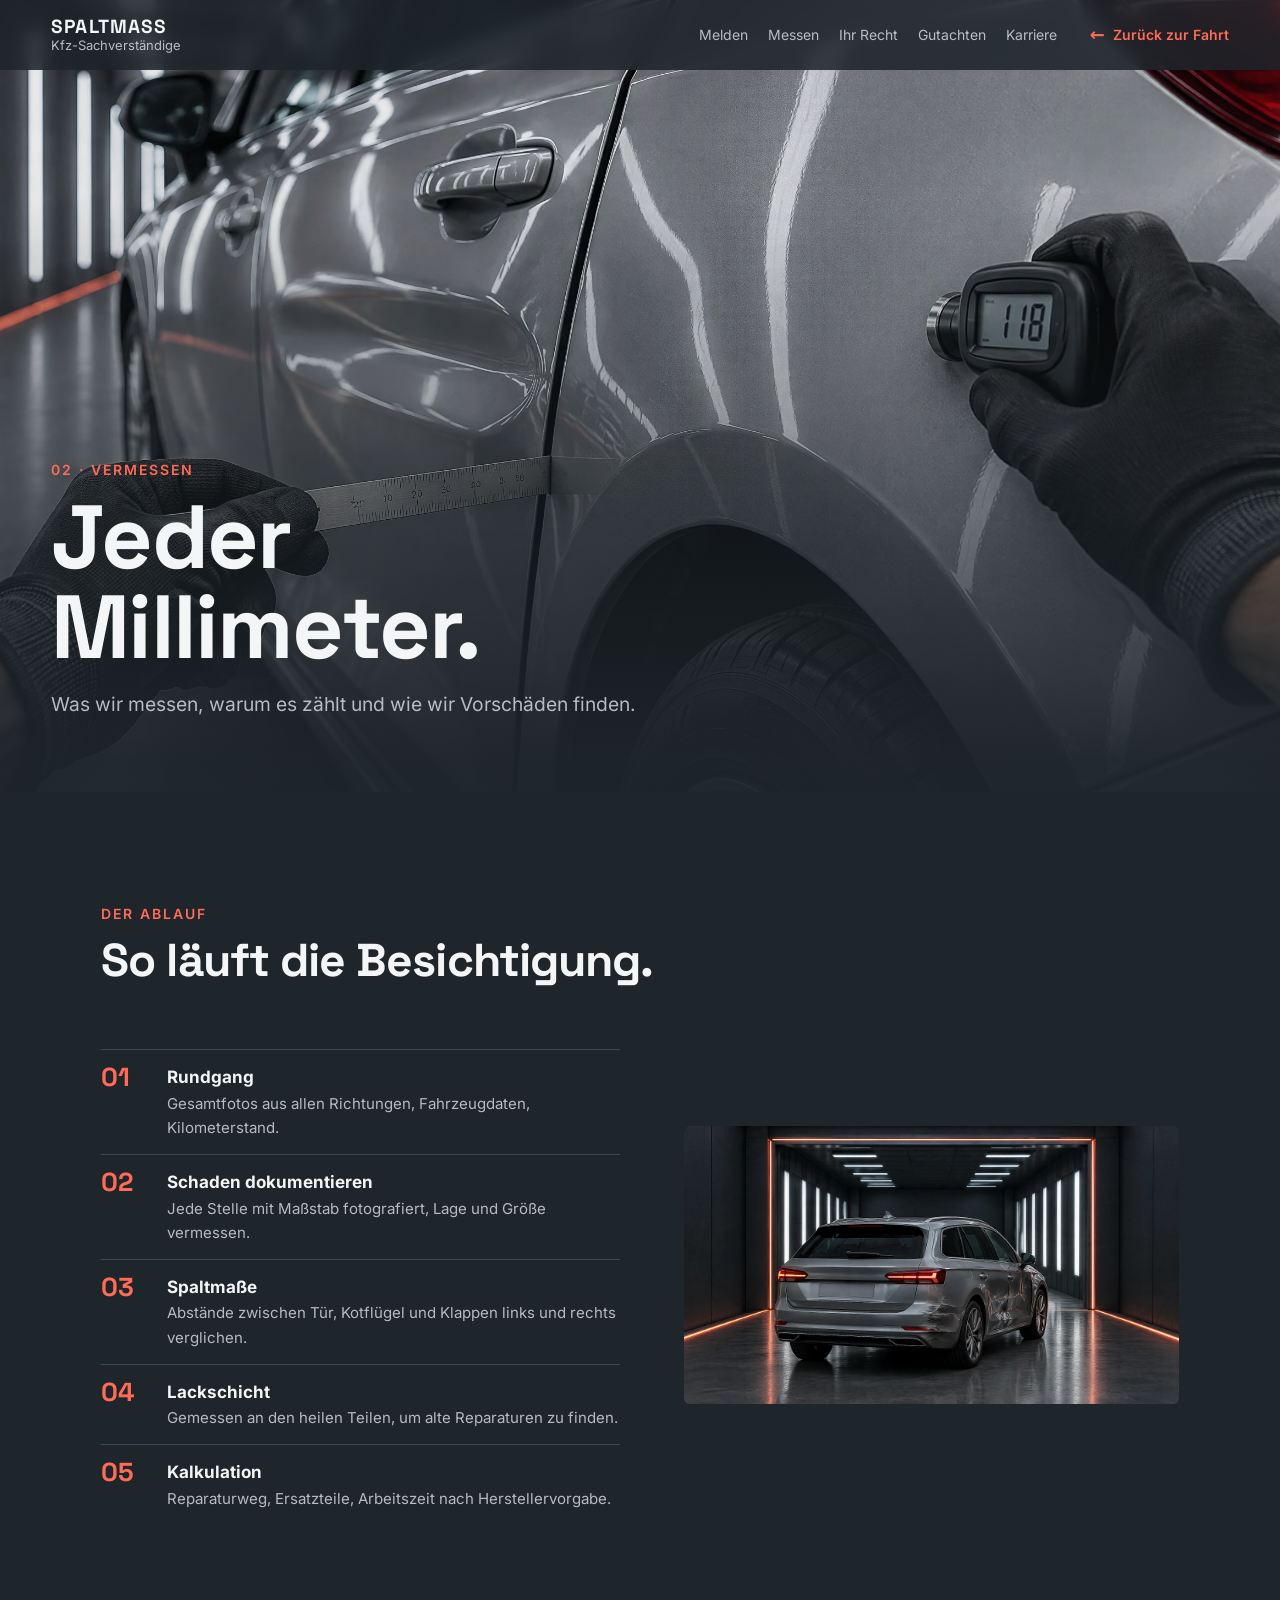
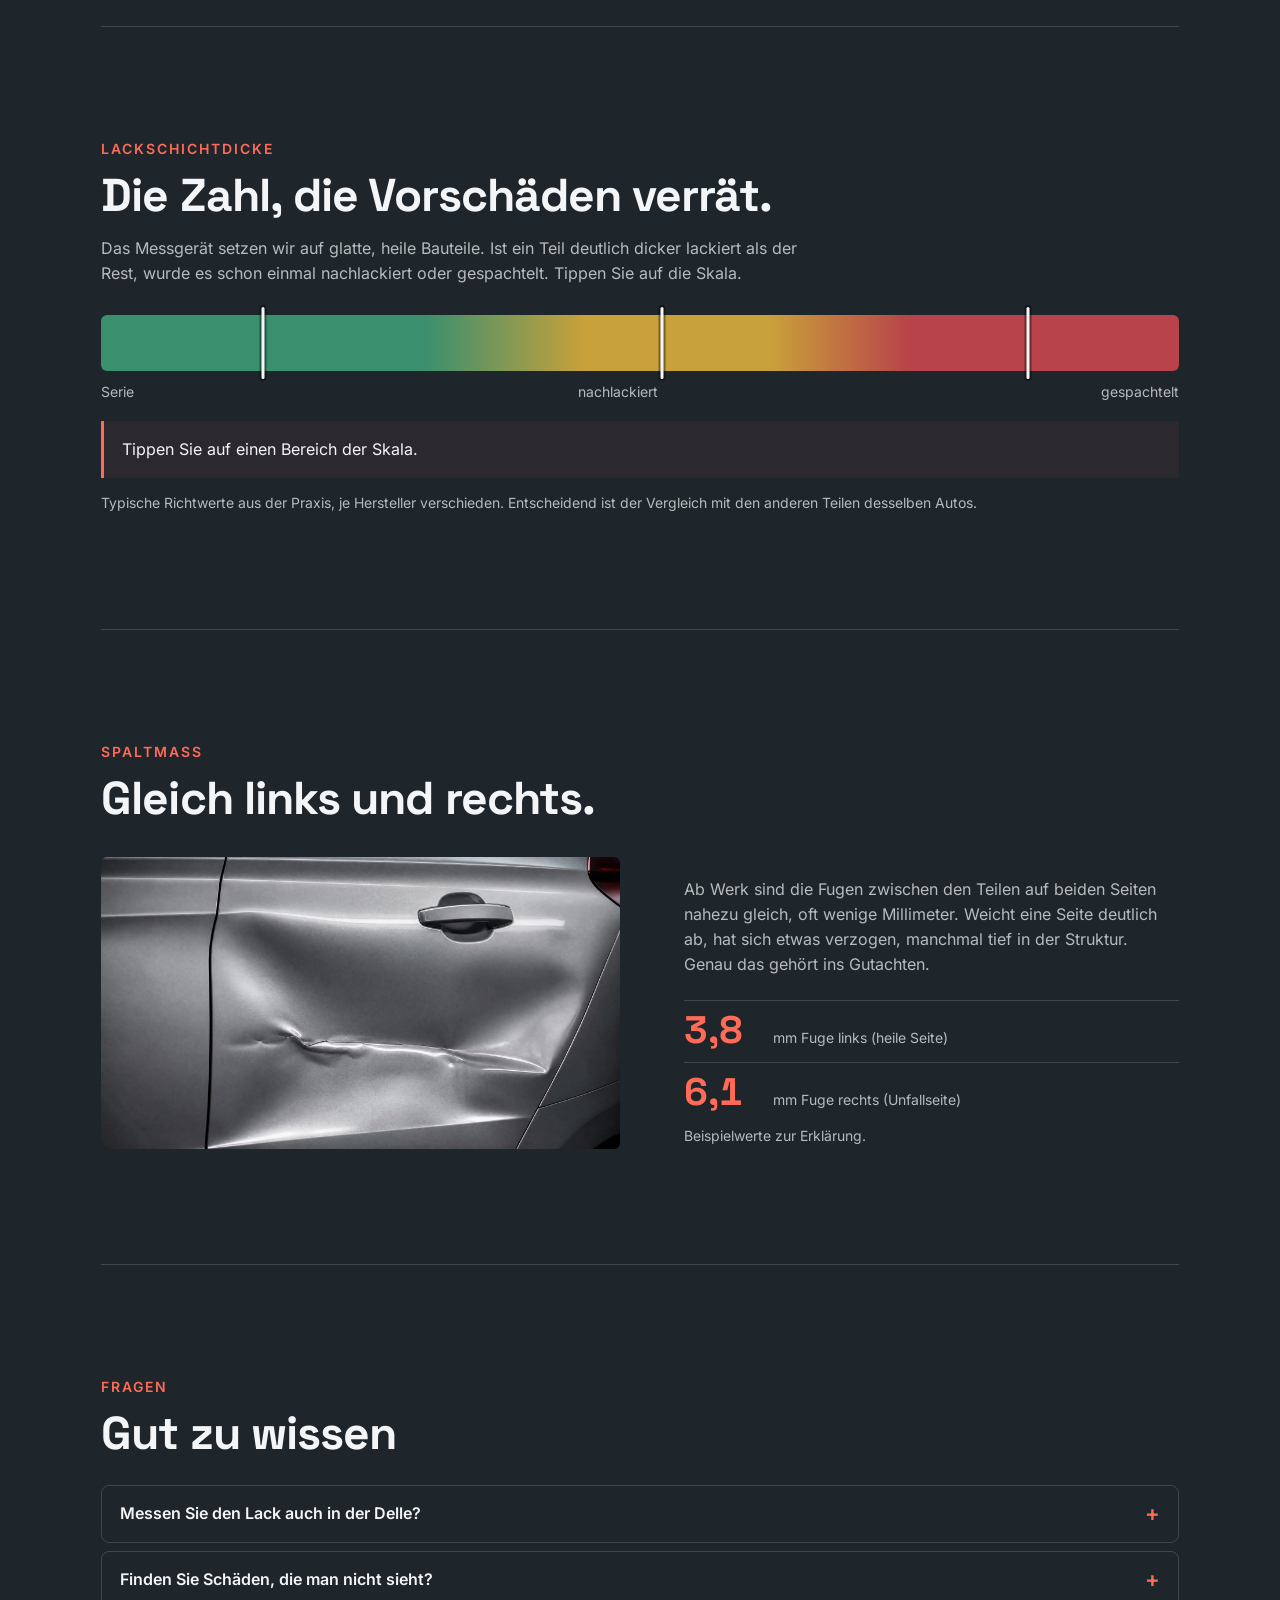
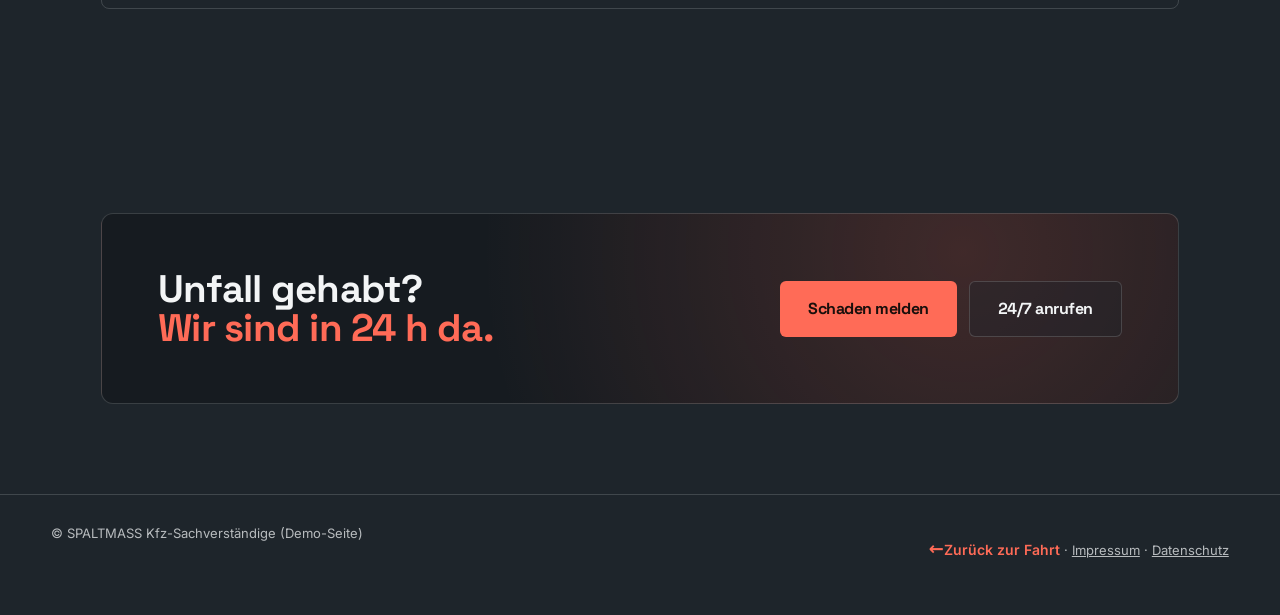
<file: messen.html>
<!doctype html>
<html lang="de">
<head>
<meta charset="utf-8">
<meta name="viewport" content="width=device-width,initial-scale=1,viewport-fit=cover">
<title>Vermessen – SPALTMASS Kfz-Sachverständige</title>
<meta name="description" content="Wie ein Kfz-Sachverständiger misst: Spaltmaß, Verformung, Lackschichtdicke an heilen Teilen, versteckte Schäden.">
<meta name="theme-color" content="#1d1420">
<link rel="stylesheet" href="assets/css/style.css?v=20">
<link rel="stylesheet" href="assets/css/sub.css?v=20">
</head>
<body class="sub">
<header class="nav">
  <a class="logo" href="index.html"><b>SPALTMASS</b><span>Kfz-Sachverständige</span></a>
  <nav class="links" aria-label="Themen">
    <a href="melden.html">Melden</a><a href="messen.html">Messen</a><a href="recht.html">Ihr Recht</a><a href="gutachten.html">Gutachten</a><a href="karriere.html">Karriere</a>
  </nav>
  <a class="back" href="index.html?p=.36">Zurück zur Fahrt</a>
  <button class="burger" aria-label="Menü" aria-expanded="false"><i></i><i></i></button>
</header>
<main>
<section class="s-hero"><img data-src="p04-messen" alt="Lackschichtdicken-Messgerät auf heilem Blech, Spaltmaßlehre in der Fuge"><div class="in"><p class="kick">02 · Vermessen</p><h1>Jeder<br>Millimeter.</h1><p class="lead">Was wir messen, warum es zählt und wie wir Vorschäden finden.</p></div></section>
<div class="wrap">
<section class="blk rv"><p class="kick">Der Ablauf</p><h2>So läuft die Besichtigung.</h2>
<div class="two"><ol class="steps"><li><div><b>Rundgang</b><span>Gesamtfotos aus allen Richtungen, Fahrzeugdaten, Kilometerstand.</span></div></li><li><div><b>Schaden dokumentieren</b><span>Jede Stelle mit Maßstab fotografiert, Lage und Größe vermessen.</span></div></li><li><div><b>Spaltmaße</b><span>Abstände zwischen Tür, Kotflügel und Klappen links und rechts verglichen.</span></div></li><li><div><b>Lackschicht</b><span>Gemessen an den heilen Teilen, um alte Reparaturen zu finden.</span></div></li><li><div><b>Kalkulation</b><span>Reparaturweg, Ersatzteile, Arbeitszeit nach Herstellervorgabe.</span></div></li></ol>
<img data-src="p01-eingang" alt="Unfallauto im Streifenlicht"></div></section>
<section class="blk rv" id="skala"><p class="kick">Lackschichtdicke</p><h2>Die Zahl, die Vorschäden verrät.</h2><p class="lead">Das Messgerät setzen wir auf glatte, heile Bauteile. Ist ein Teil deutlich dicker lackiert als der Rest, wurde es schon einmal nachlackiert oder gespachtelt. Tippen Sie auf die Skala.</p>
<div class="scale"><button style="left:15%" aria-label="Werksbereich" data-t="Rund 80 bis 160 µm: typisch für die Serienlackierung, je nach Hersteller. Alles im grünen Bereich."></button><button style="left:52%" aria-label="Nachlackiert" data-t="Deutlich mehr als am Rest des Autos, etwa 200 bis 300 µm: Hier wurde wahrscheinlich nachlackiert. Für das Gutachten ist das ein Vorschaden."></button><button style="left:86%" aria-label="Gespachtelt" data-t="Weit über 300 µm: Spachtel unter dem Lack. Ein reparierter Altschaden, den wir vom neuen Schaden trennen."></button></div>
<div class="scale-l"><span>Serie</span><span>nachlackiert</span><span>gespachtelt</span></div>
<div class="answer" aria-live="polite">Tippen Sie auf einen Bereich der Skala.</div>
<p class="src">Typische Richtwerte aus der Praxis, je Hersteller verschieden. Entscheidend ist der Vergleich mit den anderen Teilen desselben Autos.</p></section>
<section class="blk rv"><p class="kick">Spaltmaß</p><h2>Gleich links und rechts.</h2><div class="two rev"><div><p class="lead">Ab Werk sind die Fugen zwischen den Teilen auf beiden Seiten nahezu gleich, oft wenige Millimeter. Weicht eine Seite deutlich ab, hat sich etwas verzogen, manchmal tief in der Struktur. Genau das gehört ins Gutachten.</p>
<ul class="reads"><li><b>3,8</b><span>mm Fuge links (heile Seite)</span></li><li><b>6,1</b><span>mm Fuge rechts (Unfallseite)</span></li></ul><p class="src">Beispielwerte zur Erklärung.</p></div><img data-src="d03-delle" alt="Delle mit Türfuge"></div></section>
<section class="blk rv"><p class="kick">Fragen</p><h2>Gut zu wissen</h2><div class="faq">
<details><summary>Messen Sie den Lack auch in der Delle?</summary><p>Nein. Der Lackschichtdicken-Messer gehört auf glatte, heile Flächen. Die Delle wird fotografiert und mit Maßstab vermessen.</p></details>
<details><summary>Finden Sie Schäden, die man nicht sieht?</summary><p>Oft ja: verzogene Spaltmaße, gebrochene Halter hinter dem Stoßfänger, Sensoren. Im Zweifel empfehlen wir eine Vermessung in der Werkstatt.</p></details></div></section>
</div>
<div class="wrap"><div class="cta-band rv"><h2>Unfall gehabt?<br><span class="ac">Wir sind in 24&nbsp;h da.</span></h2><div class="btns" style="margin:0"><a class="btn big" href="index.html?p=0">Schaden melden</a><a class="btn ghost big" href="tel:+4900000000" data-demo="Demo: Hier klingelt die 24/7-Hotline.">24/7 anrufen</a></div></div></div>
</main>
<footer class="s-foot"><span>© SPALTMASS Kfz-Sachverständige (Demo-Seite)</span><span><a class="back" href="index.html?p=.36">Zurück zur Fahrt</a> · <a href="#" data-demo="Demo: Impressum folgt.">Impressum</a> · <a href="#" data-demo="Demo: Datenschutz folgt.">Datenschutz</a></span></footer>
<div class="toast" role="status" hidden></div>

<script src="assets/js/img.js?v=20"></script>
<script src="assets/js/sub.js?v=20"></script>
</body>
</html>
</file>
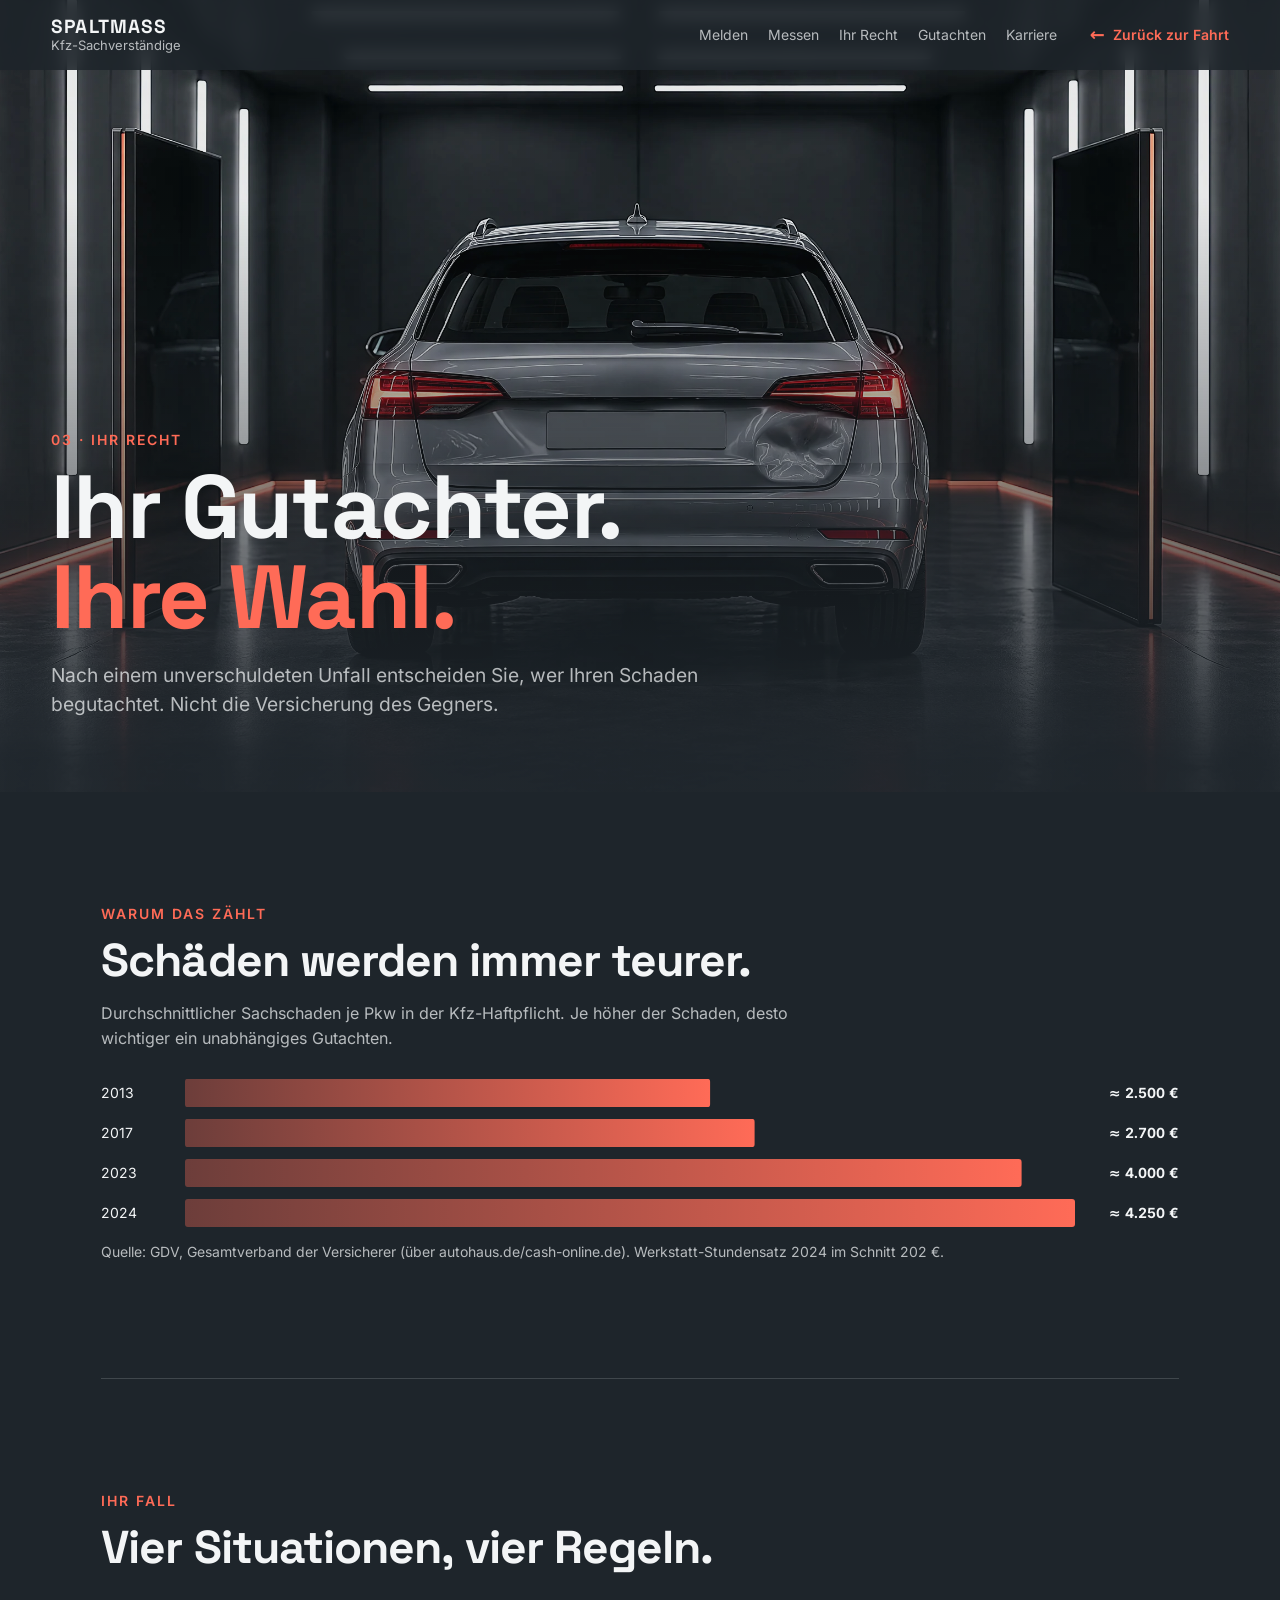
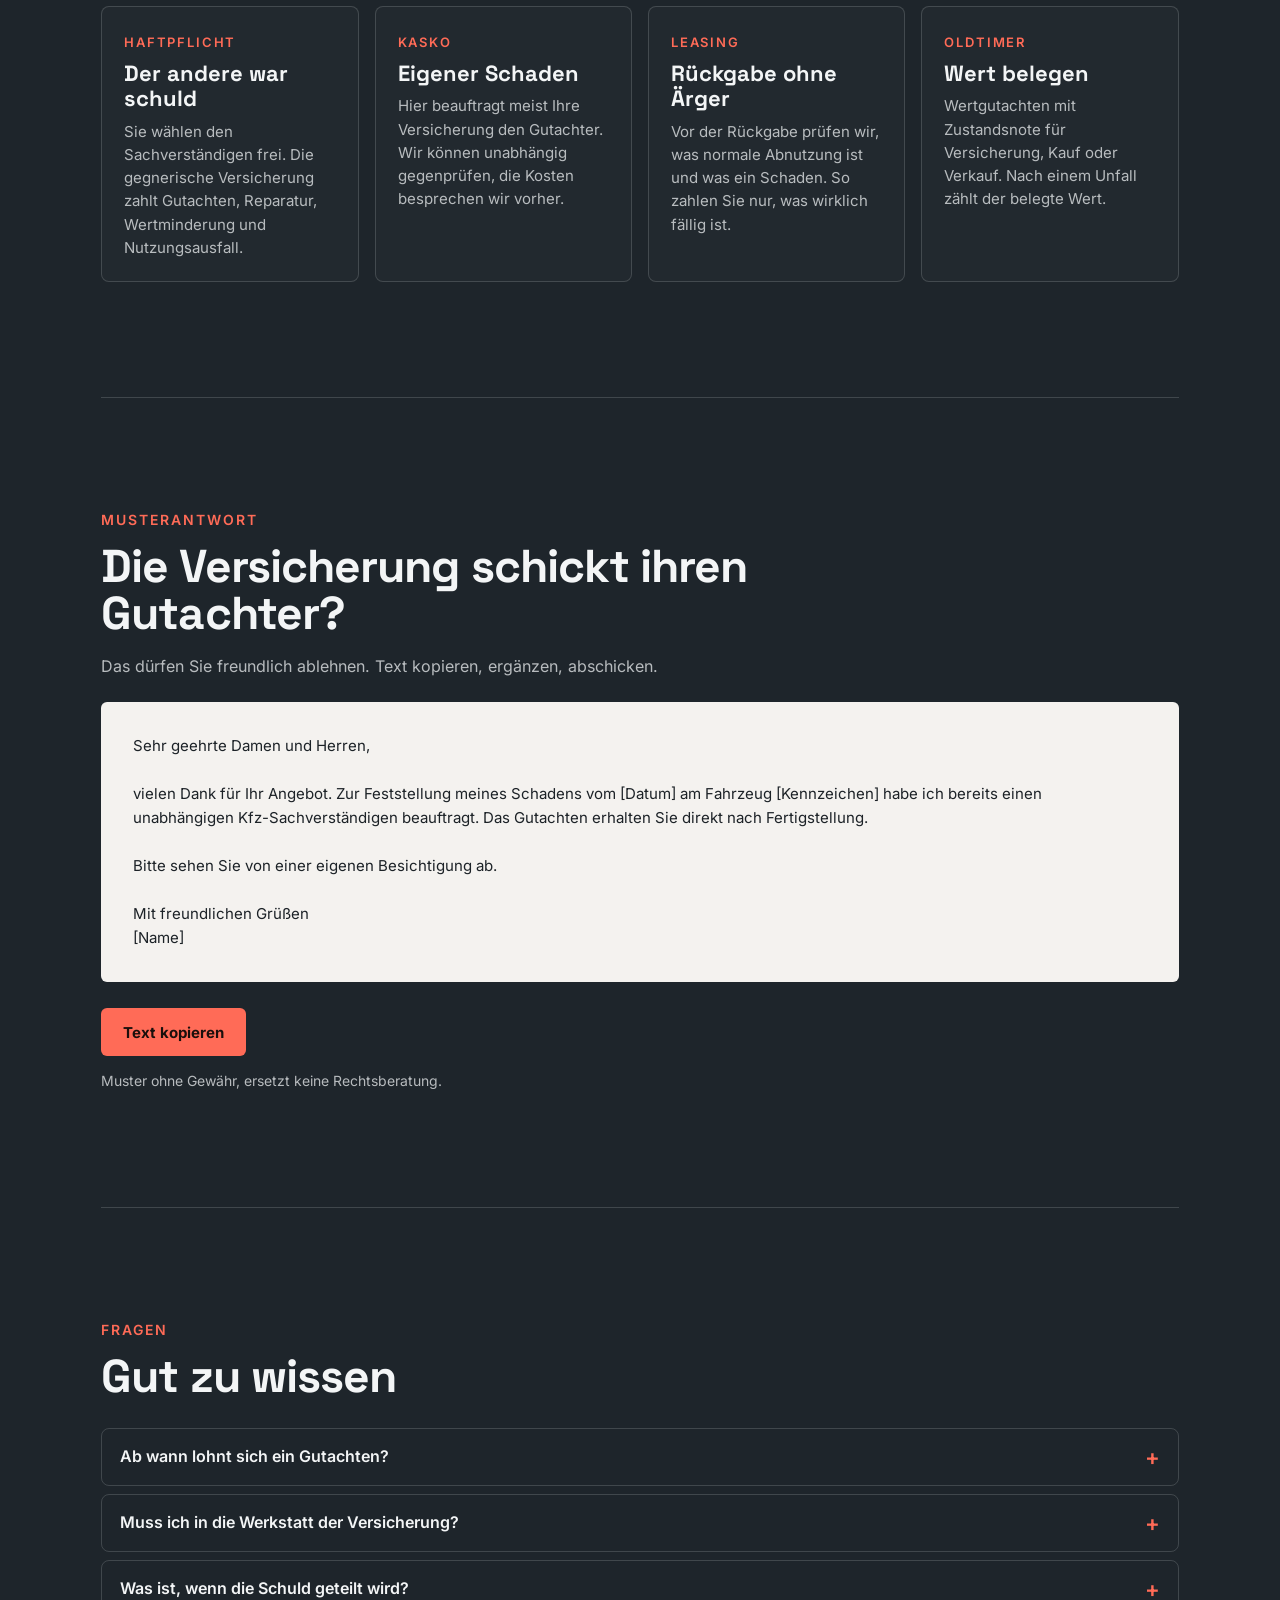
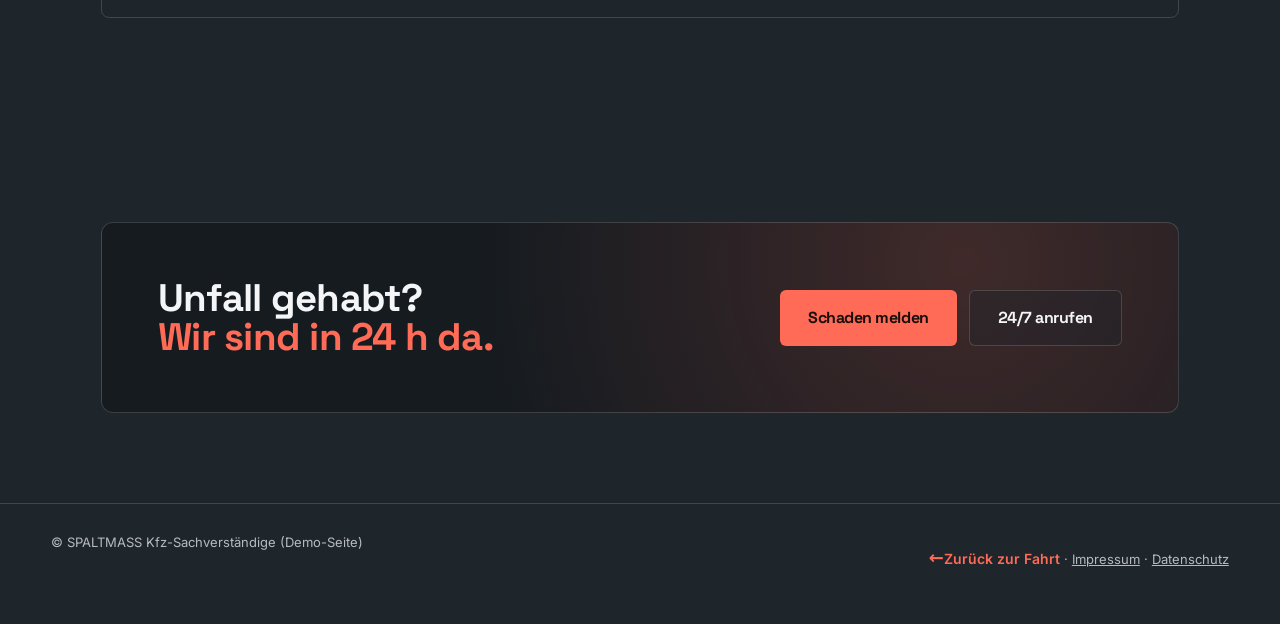
<file: recht.html>
<!doctype html>
<html lang="de">
<head>
<meta charset="utf-8">
<meta name="viewport" content="width=device-width,initial-scale=1,viewport-fit=cover">
<title>Ihr Recht – SPALTMASS Kfz-Sachverständige</title>
<meta name="description" content="Freie Gutachterwahl nach unverschuldetem Unfall, Haftpflicht, Kasko, Leasing-Rückgabe, Oldtimer. Mit Musterantwort an die Versicherung.">
<meta name="theme-color" content="#1d1420">
<link rel="stylesheet" href="assets/css/style.css?v=20">
<link rel="stylesheet" href="assets/css/sub.css?v=20">
</head>
<body class="sub">
<header class="nav">
  <a class="logo" href="index.html"><b>SPALTMASS</b><span>Kfz-Sachverständige</span></a>
  <nav class="links" aria-label="Themen">
    <a href="melden.html">Melden</a><a href="messen.html">Messen</a><a href="recht.html">Ihr Recht</a><a href="gutachten.html">Gutachten</a><a href="karriere.html">Karriere</a>
  </nav>
  <a class="back" href="index.html?p=.49">Zurück zur Fahrt</a>
  <button class="burger" aria-label="Menü" aria-expanded="false"><i></i><i></i></button>
</header>
<main>
<section class="s-hero"><img data-src="p05-werte" alt="Unfallauto zwischen zwei Anzeigetafeln"><div class="in"><p class="kick">03 · Ihr Recht</p><h1>Ihr Gutachter.<br><span class="ac">Ihre Wahl.</span></h1><p class="lead">Nach einem unverschuldeten Unfall entscheiden Sie, wer Ihren Schaden begutachtet. Nicht die Versicherung des Gegners.</p></div></section>
<div class="wrap">
<section class="blk rv"><p class="kick">Warum das zählt</p><h2>Schäden werden immer teurer.</h2><p class="lead">Durchschnittlicher Sachschaden je Pkw in der Kfz-Haftpflicht. Je höher der Schaden, desto wichtiger ein unabhängiges Gutachten.</p>
<div class="bars"><div class="bar"><span>2013</span><i style="--v:.59"></i><b>≈ 2.500 €</b></div><div class="bar"><span>2017</span><i style="--v:.64"></i><b>≈ 2.700 €</b></div><div class="bar"><span>2023</span><i style="--v:.94"></i><b>≈ 4.000 €</b></div><div class="bar"><span>2024</span><i style="--v:1"></i><b>≈ 4.250 €</b></div></div>
<p class="src">Quelle: GDV, Gesamtverband der Versicherer (über autohaus.de/cash-online.de). Werkstatt-Stundensatz 2024 im Schnitt 202 €.</p></section>
<section class="blk rv"><p class="kick">Ihr Fall</p><h2>Vier Situationen, vier Regeln.</h2><div class="cards">
<div class="card"><span class="tag">Haftpflicht</span><b>Der andere war schuld</b><p>Sie wählen den Sachverständigen frei. Die gegnerische Versicherung zahlt Gutachten, Reparatur, Wertminderung und Nutzungsausfall.</p></div>
<div class="card"><span class="tag">Kasko</span><b>Eigener Schaden</b><p>Hier beauftragt meist Ihre Versicherung den Gutachter. Wir können unabhängig gegenprüfen, die Kosten besprechen wir vorher.</p></div>
<div class="card"><span class="tag">Leasing</span><b>Rückgabe ohne Ärger</b><p>Vor der Rückgabe prüfen wir, was normale Abnutzung ist und was ein Schaden. So zahlen Sie nur, was wirklich fällig ist.</p></div>
<div class="card"><span class="tag">Oldtimer</span><b>Wert belegen</b><p>Wertgutachten mit Zustandsnote für Versicherung, Kauf oder Verkauf. Nach einem Unfall zählt der belegte Wert.</p></div></div></section>
<section class="blk rv"><p class="kick">Musterantwort</p><h2>Die Versicherung schickt ihren Gutachter?</h2><p class="lead">Das dürfen Sie freundlich ablehnen. Text kopieren, ergänzen, abschicken.</p>
<div class="mail">Sehr geehrte Damen und Herren,

vielen Dank für Ihr Angebot. Zur Feststellung meines Schadens vom [Datum] am Fahrzeug [Kennzeichen] habe ich bereits einen unabhängigen Kfz-Sachverständigen beauftragt. Das Gutachten erhalten Sie direkt nach Fertigstellung.

Bitte sehen Sie von einer eigenen Besichtigung ab.

Mit freundlichen Grüßen
[Name]</div>
<div class="btns"><button class="btn" id="copy-mail">Text kopieren</button></div>
<p class="src">Muster ohne Gewähr, ersetzt keine Rechtsberatung.</p></section>
<section class="blk rv"><p class="kick">Fragen</p><h2>Gut zu wissen</h2><div class="faq">
<details><summary>Ab wann lohnt sich ein Gutachten?</summary><p>Faustregel: ab rund 750 € Schaden. Darunter reicht oft ein Kostenvoranschlag. Den Bagatell-Check finden Sie unter „Schaden melden“.</p></details>
<details><summary>Muss ich in die Werkstatt der Versicherung?</summary><p>Nein. Bei einem Haftpflichtschaden wählen Sie Ihre Werkstatt selbst.</p></details>
<details><summary>Was ist, wenn die Schuld geteilt wird?</summary><p>Dann zahlt die Gegenseite anteilig. Wir sagen Ihnen vorher, womit Sie rechnen können.</p></details></div></section>
</div>
<div class="wrap"><div class="cta-band rv"><h2>Unfall gehabt?<br><span class="ac">Wir sind in 24&nbsp;h da.</span></h2><div class="btns" style="margin:0"><a class="btn big" href="index.html?p=0">Schaden melden</a><a class="btn ghost big" href="tel:+4900000000" data-demo="Demo: Hier klingelt die 24/7-Hotline.">24/7 anrufen</a></div></div></div>
</main>
<footer class="s-foot"><span>© SPALTMASS Kfz-Sachverständige (Demo-Seite)</span><span><a class="back" href="index.html?p=.49">Zurück zur Fahrt</a> · <a href="#" data-demo="Demo: Impressum folgt.">Impressum</a> · <a href="#" data-demo="Demo: Datenschutz folgt.">Datenschutz</a></span></footer>
<div class="toast" role="status" hidden></div>

<script src="assets/js/img.js?v=20"></script>
<script src="assets/js/sub.js?v=20"></script>
</body>
</html>
</file>
<file: assets/css/style.css>
@font-face{font-family:"Inter";src:url("../fonts/inter.woff2") format("woff2");font-weight:100 900;font-display:swap}
@font-face{font-family:"Grotesk";src:url("../fonts/grotesk.woff2") format("woff2");font-weight:300 700;font-display:swap}
@view-transition{navigation:auto}

/* Farbwelt Prüfstraße: Schiefer + Koralle. Testbar per ?farbe=bg,akzent (Hex ohne #) */
:root{
  --bg:#1e252b;--bg2:#161b20;--bg-rgb:30,37,43;
  --ink:#f3f5f6;--mut:rgba(243,245,246,.72);--line:rgba(243,245,246,.16);
  --or:#ff6b57;--or-rgb:255,107,87;--on-or:#1a0f0c;
  --paper:#f4f2ef;--paper-ink:#1c2227;
  --f-d:"Grotesk","Inter",system-ui,sans-serif;--f-b:"Inter",system-ui,sans-serif;
  --gut:clamp(16px,4vw,56px);
}
*{box-sizing:border-box;margin:0;padding:0}
[hidden]{display:none!important}
html{background:var(--bg);color-scheme:dark}
body{background:var(--bg);color:var(--ink);font:400 16px/1.55 var(--f-b);-webkit-font-smoothing:antialiased;overflow-x:hidden}
a{color:inherit}
button{font:inherit;color:inherit;background:none;border:0;cursor:pointer}
img{display:block}
.skip{position:absolute;left:-999px;top:8px;z-index:99;background:var(--or);color:var(--on-or);padding:10px 14px}
.skip:focus{left:8px}

/* Kopfzeile */
.nav{position:fixed;inset:0 0 auto;z-index:40;display:flex;align-items:center;gap:24px;padding:12px var(--gut);background:linear-gradient(rgba(var(--bg-rgb),.9),rgba(var(--bg-rgb),0))}
.logo{display:flex;flex-direction:column;justify-content:center;min-height:44px;text-decoration:none;line-height:1.05;margin-right:auto}
.logo b{font:700 19px/1 var(--f-d);letter-spacing:.06em}
.logo span{font-size:13px;color:var(--mut);margin-top:3px}
.links{display:flex;gap:2px}
.links a{text-decoration:none;font-size:14px;color:var(--mut);padding:12px 9px;transition:color .15s}
.links a:hover,.links a.on{color:var(--ink)}
.links a.on{box-shadow:inset 0 -2px 0 var(--or)}
.nav-cta{text-decoration:none;font-weight:700;font-size:14px;background:var(--or);color:var(--on-or);padding:12px 16px;border-radius:6px;white-space:nowrap}
.burger{display:none;width:44px;height:44px;position:relative}
.burger i{position:absolute;left:11px;right:11px;height:2px;background:var(--ink);transition:transform .25s}
.burger i:first-child{top:17px}.burger i:last-child{top:25px}
.menu-open .burger i:first-child{transform:translateY(4px) rotate(45deg)}
.menu-open .burger i:last-child{transform:translateY(-4px) rotate(-45deg)}

/* Bühne: eine Fahrt durch die Prüfstraße */
#fahrt{position:relative;height:1500vh}
.stage{position:sticky;top:0;height:100vh;height:100svh;overflow:hidden;background:var(--bg)}
.ly{position:absolute;inset:0;opacity:0;overflow:hidden;will-change:opacity}
.ly img,.ly video{position:absolute;left:0;top:0;transform-origin:0 0;will-change:transform;max-width:none}
.shade{position:absolute;inset:0;z-index:2;pointer-events:none;background:linear-gradient(90deg,rgba(var(--bg-rgb),.85) 0%,rgba(var(--bg-rgb),.35) 36%,rgba(var(--bg-rgb),0) 58%);opacity:var(--sh,1)}
.flash{position:absolute;inset:0;z-index:3;background:#fff;opacity:0;pointer-events:none}

/* Texte */
.tx{position:absolute;left:var(--gut);top:50%;transform:translateY(-50%);width:min(540px,42vw);opacity:0;visibility:hidden;z-index:6}
.tx.vis{visibility:visible}
.kick{font:600 14px/1 var(--f-b);letter-spacing:.14em;text-transform:uppercase;color:var(--or);margin-bottom:16px}
h1,h2{font:700 clamp(38px,5vw,80px)/1 var(--f-d);letter-spacing:-.02em}
h2{font-size:clamp(34px,4.4vw,70px)}
.lead{margin-top:18px;font-size:clamp(16px,1.25vw,19px);color:var(--mut);max-width:34em}
.btns{display:flex;flex-wrap:wrap;gap:12px;margin-top:26px}
.btn{display:inline-flex;align-items:center;justify-content:center;min-height:48px;padding:0 22px;border-radius:6px;background:var(--or);color:var(--on-or);font-weight:700;font-size:15px;text-decoration:none;transition:transform .15s,box-shadow .15s}
.btn:hover{transform:translateY(-2px);box-shadow:0 10px 30px rgba(var(--or-rgb),.3)}
.btn.ghost{background:rgba(var(--bg-rgb),.4);color:var(--ink);border:1px solid var(--line)}
.btn.big{min-height:56px;padding:0 28px;font-size:16px}
.btn.more{font-weight:600}
.kin span{display:block}.ac{color:var(--or)}
.reads{list-style:none;display:grid;gap:12px;margin-top:24px}
.reads li{display:flex;align-items:baseline;gap:14px;border-top:1px solid var(--line);padding-top:10px}
.reads b{font:700 clamp(30px,3vw,46px)/1 var(--f-d);font-variant-numeric:tabular-nums;color:var(--or);min-width:3ch}
.reads span{font-size:14px;color:var(--mut)}
.perks{list-style:none;margin-top:20px;display:grid;gap:6px}
.perks li{font:700 clamp(19px,1.9vw,28px)/1.2 var(--f-d)}
.perks li::before{content:"+ ";color:var(--or)}

/* Panel 1: Hero mittig, Text oben */
.tx-hero{top:96px;transform:none;width:min(1100px,calc(100% - 2*var(--gut)))}
.tx-hero h1{font-size:clamp(38px,4.4vw,70px)}

/* Schaden antippen */
.pins{position:absolute;inset:0;z-index:7;pointer-events:none;transition:opacity .3s}
.pin{position:absolute;width:36px;height:36px;margin:-18px 0 0 -18px;border-radius:50%;background:var(--or);color:var(--on-or);font:700 15px/36px var(--f-b);text-align:center;box-shadow:0 0 0 6px rgba(var(--or-rgb),.25),0 6px 18px rgba(0,0,0,.45);pointer-events:auto;animation:pinin .35s cubic-bezier(.2,1.4,.4,1)}
.pin[data-lb]:not([data-lb=""])::after{content:attr(data-lb);position:absolute;right:46px;top:50%;transform:translateY(-50%);white-space:nowrap;padding:4px 10px;border-radius:6px;background:rgba(var(--bg-rgb),.82);color:var(--ink);font:500 13px/1.3 var(--f-b);pointer-events:none}
.calls{position:absolute;inset:0;z-index:5;pointer-events:none;opacity:0}
.call{position:absolute;padding:8px 14px;border-radius:8px;background:rgba(12,16,19,.8);border:1px solid rgba(var(--or-rgb),.5);font:700 20px/1.1 var(--f-d);color:var(--ink);backdrop-filter:blur(6px)}
.call small{display:block;font:500 12px/1.3 var(--f-b);color:var(--or);letter-spacing:.08em;text-transform:uppercase}
.pin.on{box-shadow:0 0 0 9px rgba(var(--or-rgb),.45),0 6px 18px rgba(0,0,0,.45)}
@keyframes pinin{from{transform:scale(0)}to{transform:scale(1)}}
.pin-edit{position:absolute;z-index:9;background:var(--bg2);border:1px solid var(--line);border-radius:10px;padding:14px;box-shadow:0 18px 40px rgba(0,0,0,.5)}
.pe-h{font-weight:600;font-size:15px;margin-bottom:10px}
.pe-chips{display:flex;flex-wrap:wrap;gap:6px}
.pe-chips button{min-height:44px;padding:0 12px;border:1px solid var(--line);border-radius:999px;font-size:14px}
.pe-chips button.on,.pe-chips button:hover{border-color:var(--or);color:var(--or)}
.pe-text{width:100%;min-height:44px;margin-top:10px;padding:0 12px;background:transparent;border:1px solid var(--line);border-radius:6px;color:var(--ink);font-size:16px}
.pe-act{display:flex;justify-content:space-between;align-items:center;margin-top:10px}
.pe-del{min-height:44px;font-size:14px;color:var(--mut)}
.report{position:absolute;z-index:8;right:var(--gut);top:50%;transform:translateY(-50%);width:290px;background:rgba(var(--bg-rgb),.78);backdrop-filter:blur(10px);border:1px solid var(--line);border-radius:12px;padding:16px}
.rp-h{display:flex;justify-content:space-between;align-items:center;font-weight:600;font-size:15px}
.rp-n{min-width:30px;height:30px;border-radius:15px;background:rgba(var(--or-rgb),.15);color:var(--or);display:grid;place-items:center;font-size:14px}
.report.has .rp-n{background:var(--or);color:var(--on-or)}
.rp-list{list-style:none;margin-top:12px;display:grid;gap:8px;max-height:30vh;overflow:auto}
.rp-list li{display:flex;gap:10px;font-size:14px;align-items:baseline}
.rp-list b{color:var(--or);min-width:16px}
.rp-empty{font-size:14px;color:var(--mut);margin-top:10px}
.rp-act{display:grid;gap:8px;margin-top:14px}
.rp-act .btn{width:100%}

/* Panel 3: Wandbeschriftung im Tunnel */
.wall{position:absolute;right:calc(var(--gut) + 10px);top:50%;transform:translateY(-50%);z-index:5;list-style:none;font:700 clamp(15px,1.3vw,20px)/1.6 var(--f-d);letter-spacing:.08em;text-transform:uppercase;color:rgba(243,245,246,.75);opacity:0;pointer-events:none}
.wall li:last-child{color:var(--or)}

/* Panel 5: Anzeigetafeln im Tunnel */
.screens{position:absolute;inset:0;z-index:5;pointer-events:none;opacity:0}
.scr{position:absolute;top:24%;width:clamp(180px,17vw,280px);padding:18px;border:1px solid rgba(var(--or-rgb),.45);border-radius:10px;background:rgba(12,16,19,.78);backdrop-filter:blur(6px);box-shadow:0 0 40px rgba(var(--or-rgb),.12)}
.scr-l,.scr-r{left:var(--rx,calc(50% + 26vw));transform:translateX(-50%)}.scr-r{text-align:center}
.screens .scr{top:var(--ty,20%)}.screens .scr-r{top:calc(var(--ty,20%) + 186px)}
.scr p{font-size:14px;color:var(--mut);margin-top:10px}.scr p:first-child{margin-top:0}
.scr i{display:block;height:10px;margin-top:6px;border-radius:5px;background:rgba(243,245,246,.12);position:relative;overflow:hidden}
.scr i::after{content:"";position:absolute;inset:0;background:rgba(243,245,246,.6);transform-origin:left;transform:scaleX(calc(var(--v)*var(--g,0)))}
.scr i.hl::after{background:var(--or)}
.scr svg{width:100%;margin-top:8px}
.g-b,.g-f{fill:none;stroke-width:9;stroke-linecap:round}
.g-b{stroke:rgba(243,245,246,.14)}
.g-f{stroke:var(--or);stroke-dasharray:100;stroke-dashoffset:calc(100 - var(--gv,0)*100/150);transition:stroke-dashoffset .8s cubic-bezier(.2,.8,.2,1)}
.g-v{display:block;font:700 clamp(26px,2.4vw,40px)/1 var(--f-d);margin-top:-6px;font-variant-numeric:tabular-nums}
.t130{display:flex;gap:10px;margin-top:14px;flex-wrap:wrap}
.t130 button{min-height:44px;min-width:76px;padding:0 14px;border:1px solid var(--line);border-radius:999px;font-weight:600;font-variant-numeric:tabular-nums}
.t130 button.on,.t130 button:hover{border-color:var(--or);color:var(--or)}
.t130-out{margin-top:12px;font-size:15px;max-width:34em;min-height:3em;border-left:2px solid var(--or);padding-left:12px}

/* Panel 6: Gutachten-Streifen aus dem Drucker */
.strip{position:absolute;z-index:5;left:var(--sx,60%);top:var(--sy,30%);width:var(--sw,24vw);height:0;overflow:visible;pointer-events:none;opacity:0}
.paper{position:absolute;left:0;top:0;width:100%;background:var(--paper);color:var(--paper-ink);padding:14px;border-radius:2px;box-shadow:0 20px 50px rgba(0,0,0,.5);transform-origin:top center;transform:rotate(var(--rot,0deg));clip-path:inset(0 0 calc(100% - var(--feedpx,0px)) 0)}
.paper b{display:block;font:700 12px/1.3 var(--f-b);letter-spacing:.06em;margin-bottom:10px}
.paper img{width:100%;aspect-ratio:16/9;object-fit:cover;margin-bottom:8px}
.paper ul{list-style:none;font-size:13px;display:grid;gap:4px}
.paper li::before{content:"✓ ";color:#c94431;font-weight:700}

/* Panel 9: Handy */
.phone{position:absolute;z-index:5;right:calc(var(--gut) + 4vw);top:50%;width:clamp(210px,19vw,290px);aspect-ratio:9/19;transform:translateY(-50%) rotate(-4deg);border-radius:34px;background:#0b0e10;border:8px solid #0b0e10;box-shadow:0 30px 70px rgba(0,0,0,.55),0 0 0 1px rgba(255,255,255,.08);opacity:0;pointer-events:none}
.ph-scr{position:absolute;inset:0;border-radius:26px;overflow:hidden;background:var(--bg);padding:14px 12px;display:flex;flex-direction:column;gap:10px}
.ph-logo{font:700 13px/1 var(--f-d);letter-spacing:.08em}
.ph-scr img{width:100%;aspect-ratio:4/3;object-fit:cover;border-radius:8px}
.ph-g{background:var(--paper);color:var(--paper-ink);border-radius:8px;padding:10px;font-size:13px}
.ph-g span{font:700 14px/1 Arial,sans-serif;color:#4285f4}.ph-g i{display:block;font-style:normal;color:#f2a900;letter-spacing:.1em;margin-top:4px}.ph-g small{font-size:12px;color:#666}
.ph-btn{margin-top:auto;background:var(--or);color:var(--on-or);text-align:center;border-radius:8px;padding:12px;font-size:14px}

/* Bewertungen / Kontakt */
.gcard{display:inline-block;border:1px solid var(--line);border-radius:12px;padding:16px 20px;background:rgba(var(--bg-rgb),.55);backdrop-filter:blur(8px)}
.g-brand{font:600 22px/1 Arial,Helvetica,sans-serif;margin-bottom:8px}
.g-brand small{font:500 14px/1 var(--f-b);color:var(--mut);margin-left:6px}
.g-meta{font-size:14px;color:var(--mut);margin-top:8px}
.g-meta a{color:var(--or);padding:12px 0}
.score{display:flex;align-items:center;gap:18px}
.score b{font:700 clamp(58px,7vw,104px)/1 var(--f-d);font-variant-numeric:tabular-nums}
.stars{position:relative;font-size:clamp(24px,2.4vw,36px);letter-spacing:.08em;line-height:1}
.stars i{font-style:normal;color:rgba(var(--or-rgb),.22)}
.stars i+i{position:absolute;left:0;top:0;color:var(--or);clip-path:inset(0 calc(100% - var(--f)*100%) 0 0)}
.demo{margin-top:10px;font-size:14px;color:var(--mut);border:1px dashed var(--line);display:inline-block;padding:6px 10px;border-radius:4px}
.quotes{position:relative;margin-top:20px;min-height:110px}
.quotes blockquote{position:absolute;inset:0 auto auto 0;font:500 clamp(18px,1.5vw,23px)/1.35 var(--f-d);opacity:0;transform:translateY(12px);transition:opacity .6s,transform .6s}
.quotes blockquote{transition:opacity .45s,transform .45s}.quotes blockquote.on{opacity:1;transform:none;transition-delay:.5s}
.quotes cite{display:block;margin-top:10px;font:500 14px/1.2 var(--f-b);color:var(--or);font-style:normal}
.kfacts{list-style:none;display:flex;gap:28px;margin-top:28px;flex-wrap:wrap}
.kfacts li{color:var(--mut);font-size:14px}
.kfacts b{display:block;font:700 30px/1 var(--f-d);color:var(--ink)}
.foot{margin-top:30px;font-size:14px;color:var(--mut)}
.foot a{padding:12px 2px;display:inline-block}

.prog{position:absolute;left:0;right:0;bottom:0;height:3px;background:rgba(243,245,246,.08);z-index:9}
.prog i{display:block;height:100%;background:var(--or);transform-origin:left;transform:scaleX(var(--p,0))}
.hint{position:absolute;left:50%;bottom:26px;transform:translateX(-50%);font-size:13px;letter-spacing:.14em;text-transform:uppercase;color:var(--mut);z-index:6;pointer-events:none}

/* Dialoge */
dialog{margin:auto;border:1px solid var(--line);background:var(--bg2);color:var(--ink);border-radius:10px;width:min(480px,calc(100vw - 32px));max-height:calc(100svh - 32px)}
dialog::backdrop{background:rgba(8,10,12,.72);backdrop-filter:blur(4px)}
.mm{padding:28px 24px;display:flex;flex-direction:column;gap:14px;position:relative}
.mm h3{font:700 28px/1.05 var(--f-d)}
.mm .x{position:absolute;right:8px;top:8px;width:44px;height:44px;font-size:26px}
.mm fieldset{border:0;display:flex;flex-wrap:wrap;gap:8px}
.mm legend{font-size:14px;color:var(--mut);margin-bottom:8px}
.mm label:has(input[type=radio]){position:relative}
.mm input[type=radio]{position:absolute;opacity:0}
.mm label span{display:inline-flex;align-items:center;min-height:44px;padding:0 14px;border:1px solid var(--line);border-radius:6px;font-size:15px}
.mm input:checked+span{border-color:var(--or);color:var(--or)}
.hinweis{font-size:14px;color:var(--or)}
.shot input{font-size:14px;max-width:100%}
.thumbs{display:flex;gap:6px;flex-wrap:wrap}
.thumbs img{width:56px;height:56px;object-fit:cover;border-radius:4px}
.mm .small{font-size:14px;color:var(--mut)}
.mm input[type=text],.mm input[type=tel]{min-height:48px;padding:0 14px;background:transparent;border:1px solid var(--line);border-radius:6px;color:var(--ink);font-size:16px}
.mm-pins ol{margin:6px 0 0 20px;font-size:14px}
.done .btn{width:100%}
.q{display:none;flex-direction:column;gap:12px}.q.on{display:flex}
.q p{font-size:17px;font-weight:600}.q .ok{color:var(--or)}
.opts{display:flex;flex-wrap:wrap;gap:8px}
.opts button{min-height:44px;padding:0 14px;border:1px solid var(--line);border-radius:6px;font-size:15px}
.opts button:hover{border-color:var(--or);color:var(--or)}
.toast{position:fixed;left:50%;bottom:24px;transform:translateX(-50%);z-index:60;background:var(--or);color:var(--on-or);padding:12px 16px;border-radius:6px;font-weight:600;font-size:14px;max-width:calc(100vw - 32px)}

/* Schmal / Handy */
@media (max-width:1240px){.links{display:none}.burger{display:block}
  .menu-open .links{display:flex;flex-direction:column;position:fixed;top:72px;left:16px;right:16px;background:var(--bg2);border:1px solid var(--line);border-radius:10px;padding:8px}
  .menu-open .links a{font-size:17px;padding:14px 12px;color:var(--ink)}}
@media (max-width:899px){
  .pin::after{display:none}.call{font-size:15px;padding:6px 10px}
  #fahrt{height:1300vh}
  .nav{padding:8px 14px;gap:8px}.nav-cta{padding:11px 12px;font-size:13px}
  .shade{background:linear-gradient(0deg,rgba(var(--bg-rgb),.95) 0%,rgba(var(--bg-rgb),.8) 40%,rgba(var(--bg-rgb),0) 64%)}
  .tx{left:16px;right:16px;width:auto;top:auto;bottom:calc(20px + env(safe-area-inset-bottom));transform:none}
  .tx-hero{top:auto;bottom:calc(150px + env(safe-area-inset-bottom))}
  h1,.tx-hero h1{font-size:clamp(30px,8.6vw,40px)}h2{font-size:clamp(28px,8vw,38px)}
  .kick{margin-bottom:8px}.lead{margin-top:8px;font-size:15px}.btns{margin-top:14px}
  .reads{margin-top:12px;gap:6px}.reads b{font-size:26px}
  .report{top:auto;bottom:calc(12px + env(safe-area-inset-bottom));left:16px;right:16px;width:auto;transform:none;padding:12px 14px}
  .rp-list,.rp-empty{display:none}.rp-act{grid-template-columns:1fr 1fr;margin-top:10px}
  .wall{display:none}
  .screens .scr{top:84px;width:42vw;padding:10px;transform:none}.scr-l{left:16px}.scr-r{left:auto;right:16px}
  .scr p{font-size:12px;margin-top:6px}
  .strip{--sw:44vw}
  .phone{top:92px;transform:rotate(-4deg);right:50%;margin-right:-20vw;width:min(40vw,40vh * 9 / 19 * .9)}
  .t130-out{font-size:14px;min-height:0}
  .perks li{font-size:18px}
  .score b{font-size:56px}.quotes{min-height:90px;margin-top:12px}
  .kfacts{gap:18px;margin-top:14px}.kfacts b{font-size:24px}.foot{margin-top:12px}
  .hint{display:none}
}
@media (max-width:899px) and (orientation:landscape){
  .shade{background:linear-gradient(90deg,rgba(var(--bg-rgb),.9) 0%,rgba(var(--bg-rgb),.6) 40%,rgba(var(--bg-rgb),0) 66%)}
  .tx,.tx-hero{bottom:auto;top:64px;width:50vw;right:auto}
  h1,h2,.tx-hero h1{font-size:28px}.tx .lead{display:none}.tx-hero .lead{display:block}
  .report{left:auto;width:290px;bottom:10px}.rp-act{grid-template-columns:1fr}
  .scr,.phone{display:none}
}
@media (prefers-reduced-motion:reduce){.pin{animation:none}}
</file>
<file: assets/css/sub.css>
/* Unterseiten: gleiche Farbwelt, ruhiger Lesefluss, Visuals groß. Variablen kommen aus style.css */
@view-transition{navigation:auto}
::view-transition-old(root),::view-transition-new(root){animation-duration:.45s}
body.sub{overflow-x:hidden}
.sub .nav{background:rgba(var(--bg-rgb),.86);backdrop-filter:blur(8px)}
.back{display:inline-flex;align-items:center;gap:8px;min-height:44px;text-decoration:none;font-weight:600;font-size:14px;color:var(--or)}
.back::before{content:"←";font-size:18px}
.s-hero{position:relative;height:88svh;min-height:520px;overflow:hidden;display:flex;align-items:flex-end}
.s-hero img{position:absolute;inset:0;width:100%;height:100%;object-fit:cover;transform:scale(1.08);animation:hz 2.4s cubic-bezier(.2,.8,.2,1) forwards;view-transition-name:hero}
@keyframes hz{to{transform:scale(1)}}
.s-hero::after{content:"";position:absolute;inset:0;background:linear-gradient(0deg,rgba(var(--bg-rgb),.96) 4%,rgba(var(--bg-rgb),.4) 48%,rgba(var(--bg-rgb),.1) 75%)}
.s-hero .in{position:relative;z-index:2;padding:0 var(--gut) 8svh;max-width:1100px}
.s-hero h1{font-size:clamp(40px,7vw,104px)}
.s-hero .lead{font-size:clamp(17px,1.5vw,21px);max-width:38em}
.wrap{max-width:1180px;margin:0 auto;padding:0 var(--gut)}
.blk{padding:clamp(56px,9vw,120px) 0;border-top:1px solid var(--line)}
.blk:first-of-type{border-top:0}
.blk h2{font-size:clamp(30px,3.6vw,56px);max-width:16em}
.blk .lead{max-width:44em}
.two{display:grid;grid-template-columns:1.05fr 1fr;gap:clamp(24px,5vw,72px);align-items:center;margin-top:36px}
.two.rev>:first-child{order:2}
.two img{width:100%;height:auto;border-radius:6px}
.rv{opacity:0;transform:translateY(28px);transition:opacity .8s cubic-bezier(.2,.8,.2,1),transform .8s cubic-bezier(.2,.8,.2,1)}
.rv.on{opacity:1;transform:none}
.cards{display:grid;grid-template-columns:repeat(auto-fit,minmax(240px,1fr));gap:16px;margin-top:36px}
.card{border:1px solid var(--line);border-radius:8px;padding:22px;background:rgba(255,255,255,.02);transition:border-color .2s,transform .2s}
.card:hover{border-color:rgba(var(--or-rgb),.6);transform:translateY(-3px)}
.card b{display:block;font:700 22px/1.15 var(--f-d);margin-bottom:8px}
.card p{color:var(--mut);font-size:15px}
.card .tag{display:inline-block;font:600 13px/1 var(--f-b);letter-spacing:.14em;text-transform:uppercase;color:var(--or);margin-bottom:12px}
.steps{list-style:none;counter-reset:s;display:grid;gap:14px;margin-top:30px}
.steps li{counter-increment:s;display:grid;grid-template-columns:52px 1fr;gap:14px;align-items:start;border-top:1px solid var(--line);padding-top:14px}
.steps li::before{content:counter(s,decimal-leading-zero);font:700 26px/1 var(--f-d);color:var(--or)}
.steps b{display:block;font-size:17px}
.steps span{color:var(--mut);font-size:15px}
.big{font:700 clamp(64px,10vw,150px)/.9 var(--f-d);letter-spacing:-.03em;font-variant-numeric:tabular-nums}
.big small{font-size:.32em;letter-spacing:0;color:var(--mut);margin-left:.2em}
.src{font-size:14px;color:var(--mut);margin-top:14px}
.src a{color:var(--mut)}
/* Diagramme */
.bars{display:grid;gap:12px;margin-top:28px}
.bar{display:grid;grid-template-columns:72px 1fr 92px;gap:12px;align-items:center;font-size:14px}
.bar i{display:block;height:28px;border-radius:3px;background:linear-gradient(90deg,rgba(var(--or-rgb),.35),var(--or));transform-origin:left;transform:scaleX(0);transition:transform 1.2s cubic-bezier(.2,.8,.2,1)}
.bars.on .bar i{transform:scaleX(var(--v))}
.bar b{font-variant-numeric:tabular-nums;text-align:right}
.cols{display:flex;align-items:flex-end;gap:clamp(4px,1vw,10px);height:260px;margin-top:30px;border-bottom:1px solid var(--line);padding-bottom:4px}
.cols div{flex:1;display:flex;flex-direction:column;align-items:center;justify-content:flex-end;height:100%;gap:6px;font-size:14px;color:var(--mut)}
.cols i{display:block;width:100%;background:linear-gradient(0deg,rgba(var(--or-rgb),.3),var(--or));border-radius:3px 3px 0 0;height:calc(var(--v)*100%);transform-origin:bottom;transform:scaleY(0);transition:transform 1s cubic-bezier(.2,.8,.2,1)}
.cols.on i{transform:scaleY(1)}
.cols div:nth-child(n) i{transition-delay:calc(var(--d,0)*60ms)}
.cols em{font-style:normal;color:var(--ink);font-weight:600;font-variant-numeric:tabular-nums}
/* Rechner / Interaktion */
.calc{display:grid;grid-template-columns:1fr 1fr;gap:clamp(20px,4vw,48px);margin-top:32px;border:1px solid var(--line);border-radius:10px;padding:clamp(18px,3vw,36px)}
.calc label{display:grid;gap:8px;font-size:14px;color:var(--mut);margin-bottom:18px}
.calc input[type=range]{width:100%;accent-color:var(--or);min-height:44px}
.calc output{font:700 20px/1 var(--f-d);color:var(--ink)}
.calc select{min-height:48px;background:var(--bg2);color:var(--ink);border:1px solid var(--line);border-radius:6px;padding:0 12px;font-size:16px}
.res{display:grid;gap:14px;align-content:start}
.res div{border-top:1px solid var(--line);padding-top:12px}
.res span{display:block;font-size:14px;color:var(--mut);text-transform:uppercase;letter-spacing:.1em}
.res b{font:700 clamp(30px,3.4vw,48px)/1.05 var(--f-d);color:var(--or);font-variant-numeric:tabular-nums}
.res .sum b{color:var(--ink)}
.chips{display:flex;flex-wrap:wrap;gap:8px;margin-top:18px}
.chips button{min-height:44px;padding:0 16px;border:1px solid var(--line);border-radius:999px;font-size:15px}
.chips button.on,.chips button:hover{border-color:var(--or);color:var(--or)}
.answer{margin-top:18px;padding:16px 18px;border-left:3px solid var(--or);background:rgba(var(--or-rgb),.06);font-size:16px;min-height:56px}
.mail{background:var(--paper);color:var(--paper-ink);border-radius:6px;padding:clamp(18px,3vw,32px);font:400 15px/1.6 var(--f-b);white-space:pre-wrap;margin-top:24px}
.track{list-style:none;display:grid;grid-template-columns:repeat(5,1fr);gap:8px;margin-top:30px;position:relative}
.track li{position:relative;padding-top:38px;font-size:14px;color:var(--mut)}
.track li::before{content:"";position:absolute;left:0;top:8px;width:20px;height:20px;border-radius:50%;border:2px solid var(--line);background:var(--bg)}
.track li::after{content:"";position:absolute;left:24px;right:4px;top:17px;height:2px;background:var(--line)}
.track li:last-child::after{display:none}
.track li.on{color:var(--ink)}
.track li.on::before{border-color:var(--or);background:var(--or);box-shadow:0 0 14px rgba(var(--or-rgb),.6)}
.track li.on::after{background:var(--or)}
.track b{display:block;font-size:15px}
.scale{position:relative;height:56px;border-radius:6px;margin-top:30px;background:linear-gradient(90deg,#3a8f6f 0%,#3a8f6f 30%,#c9a13a 45%,#c9a13a 62%,#b8434a 75%,#b8434a 100%)}
.scale button{position:absolute;top:-8px;width:44px;height:72px;transform:translateX(-50%);border:0;background:none}
.scale button::after{content:"";position:absolute;left:50%;top:0;bottom:0;width:3px;transform:translateX(-50%);background:var(--ink);border-radius:2px;box-shadow:0 0 0 2px rgba(0,0,0,.4)}
.scale-l{display:flex;justify-content:space-between;font-size:14px;color:var(--mut);margin-top:10px}
.faq{margin-top:28px;display:grid;gap:8px}
.faq details{border:1px solid var(--line);border-radius:8px;padding:0 18px}
.faq summary{cursor:pointer;min-height:56px;display:flex;align-items:center;font-weight:600;font-size:16px;list-style:none}
.faq summary::after{content:"+";margin-left:auto;color:var(--or);font-size:22px}
.faq details[open] summary::after{content:"–"}
.faq p{padding:0 0 16px;color:var(--mut)}
.cta-band{display:flex;flex-wrap:wrap;gap:18px;align-items:center;justify-content:space-between;padding:clamp(28px,5vw,56px);border-radius:12px;margin:clamp(40px,7vw,90px) 0;background:radial-gradient(circle at 80% 20%,rgba(var(--or-rgb),.18),transparent 55%),var(--bg2);border:1px solid var(--line)}
.cta-band h2{font-size:clamp(26px,3vw,42px)}
.s-foot{padding:28px var(--gut) 40px;border-top:1px solid var(--line);color:var(--mut);font-size:13px;display:flex;flex-wrap:wrap;gap:16px;justify-content:space-between}
.s-foot a{padding:12px 0;display:inline-block}
.grid6{display:grid;grid-template-columns:repeat(3,1fr);gap:10px;margin-top:28px}
.grid6 div{border:1px solid var(--line);border-radius:8px;padding:16px;min-height:120px;position:relative}
.grid6 div b{display:block;font:700 30px/1 var(--f-d);color:var(--or)}
.grid6 div span{display:block;margin-top:8px;font-size:15px}
.grid6 div small{display:block;color:var(--mut);font-size:14px;margin-top:4px}
.printcard{display:none}
@media (max-width:899px){
  .two,.calc{grid-template-columns:1fr}
  .two.rev>:first-child{order:0}
  .grid6{grid-template-columns:1fr 1fr}
  .track{grid-template-columns:1fr;gap:0}
  .track li{padding:0 0 18px 34px}
  .track li::before{top:0}
  .track li::after{left:9px;right:auto;top:22px;bottom:0;width:2px;height:auto}
  .bar{grid-template-columns:52px 1fr 76px;font-size:13px}
  .cols{height:200px}
  .cols div{font-size:12px}
  .s-hero{height:78svh}
  .sub .nav .links{display:none}
}
@media print{
  body *{visibility:hidden}
  .printcard,.printcard *{visibility:visible}
  .printcard{display:block;position:absolute;left:0;top:0;width:85mm;color:#000;background:#fff;font:10pt/1.35 Arial,sans-serif;border:1px solid #000;padding:5mm}
  .printcard h3{font-size:12pt;margin:0 0 2mm}
  .printcard ol{margin:0;padding-left:5mm}
}
</file>
